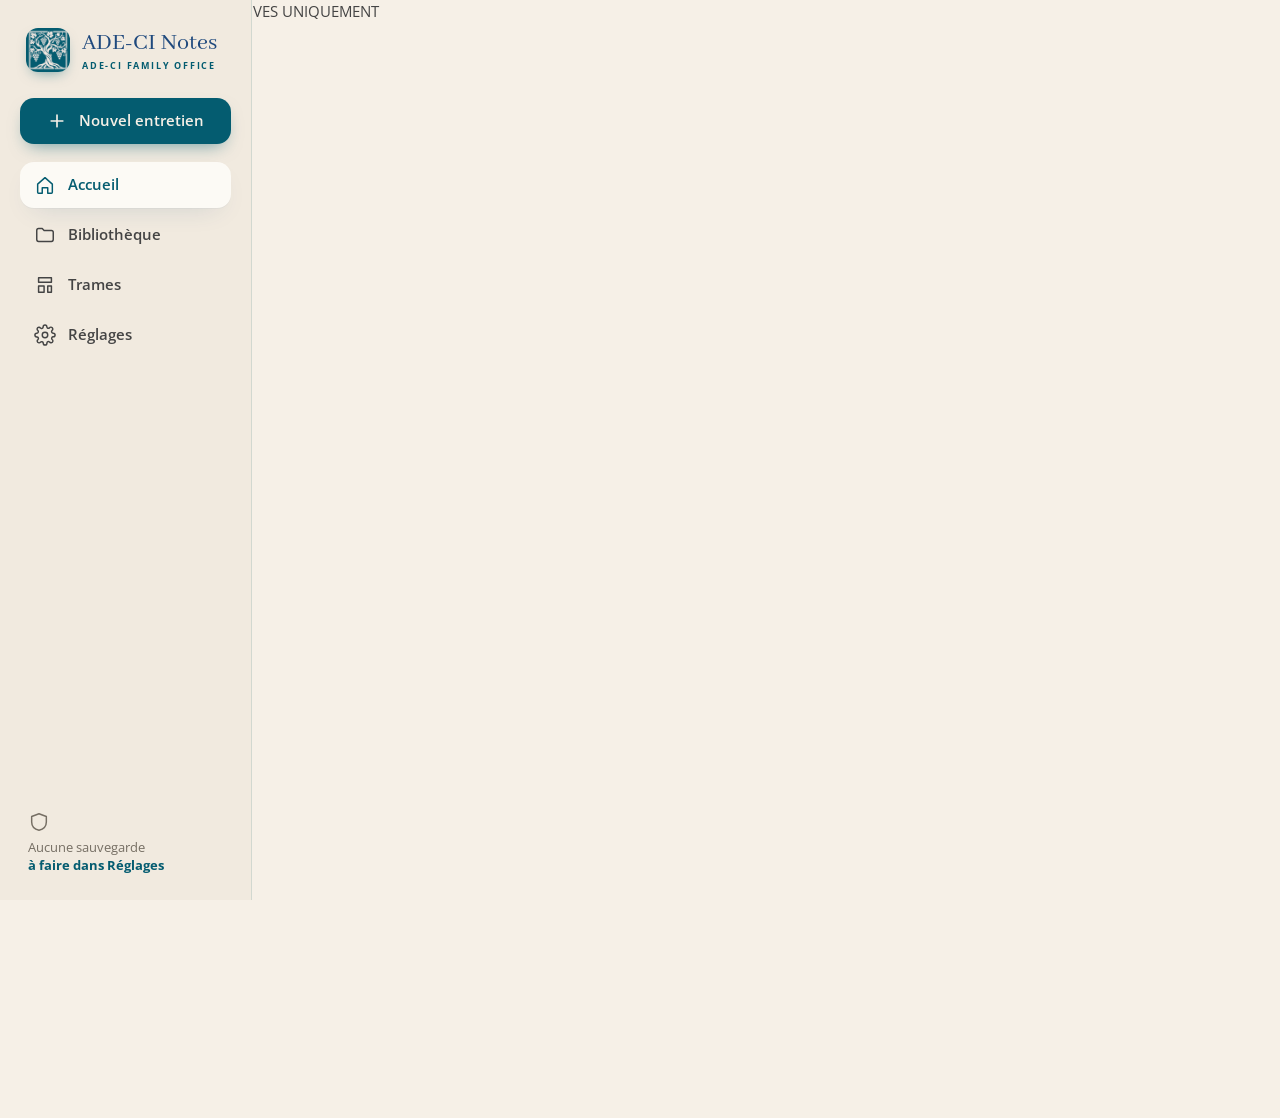
<file: index.html>
<!doctype html>
<html lang="fr">
<head>
  <meta charset="utf-8">
  <meta name="viewport" content="width=device-width, initial-scale=1, viewport-fit=cover">
  <title>ADE-CI Notes DÉMO</title>
  <meta http-equiv="Content-Security-Policy" content="default-src 'self'; script-src 'self'; style-src 'self'; img-src 'self' data: blob:; font-src 'self'; media-src 'self' blob:; connect-src 'self' http://127.0.0.1:* http://localhost:* http://[::1]:*; worker-src 'self'; object-src 'none'; base-uri 'self'; form-action 'none'">
  <meta name="referrer" content="no-referrer">
  <meta name="description" content="ADE-CI Notes – entretiens, transcriptions et comptes rendus pour Ade-ci Family Office">
  <meta name="theme-color" content="#F6F0E7" media="(prefers-color-scheme: light)">
  <meta name="theme-color" content="#071A33" media="(prefers-color-scheme: dark)">
  <meta name="color-scheme" content="light dark">
  <meta name="apple-mobile-web-app-capable" content="yes">
  <meta name="mobile-web-app-capable" content="yes">
  <meta name="apple-mobile-web-app-title" content="ADE-CI Notes">
  <meta name="application-name" content="ADE-CI Notes">
  <meta name="apple-mobile-web-app-status-bar-style" content="default">
  <meta name="format-detection" content="telephone=no">
  <link rel="manifest" href="manifest.webmanifest">
  <link rel="apple-touch-icon" href="icon-180.png?v=5">
  <link rel="apple-touch-icon" sizes="180x180" href="icon-180.png?v=5">
  <link rel="icon" type="image/png" sizes="32x32" href="icon-32.png?v=5">
  <link rel="icon" type="image/png" sizes="192x192" href="icon-192.png?v=5">
  <script src="js/theme.js"></script>
  <link rel="stylesheet" href="app.css">
</head>
<body><div style="position:fixed;top:0;left:0;right:0;z-index:99999;background:#a31515;color:#fff;font:600 12px/1.2 system-ui;text-align:center;padding:3px 6px;pointer-events:none">DÉMONSTRATION — DONNÉES FICTIVES UNIQUEMENT</div>
  <div id="app" aria-live="polite"></div>
  <div class="tabbar"><nav id="tabbar" aria-label="Navigation principale"></nav></div>
  <div id="print-root" aria-hidden="true"></div>
  <noscript><p style="padding:24px">ADE-CI Notes nécessite JavaScript.</p></noscript>
  <script type="module" src="js/main.js"></script>
</body>
</html>
</file>
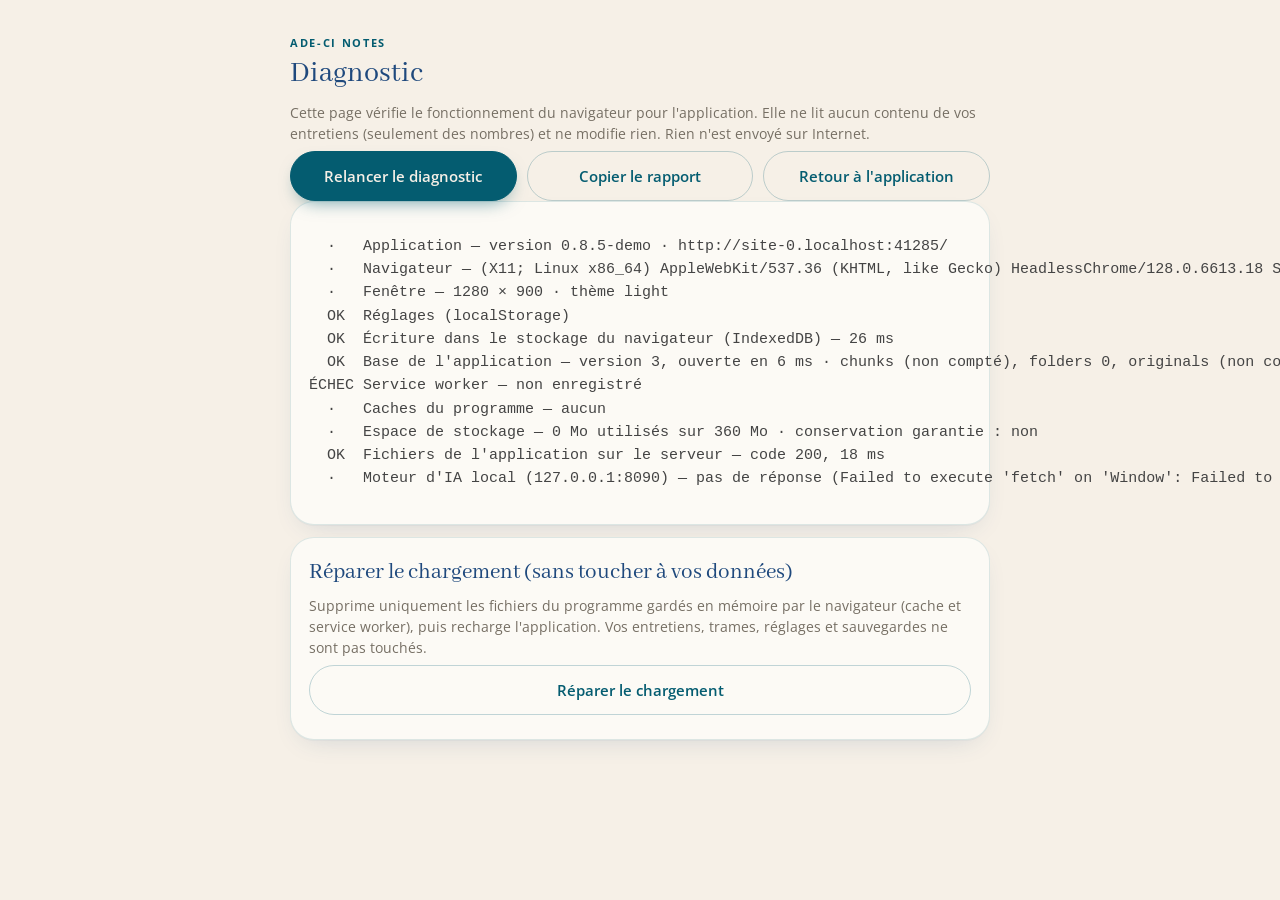
<file: diagnostic.html>
<!doctype html>
<html lang="fr">
<head>
  <meta charset="utf-8">
  <meta name="viewport" content="width=device-width, initial-scale=1, viewport-fit=cover">
  <meta http-equiv="Content-Security-Policy" content="default-src 'self'; script-src 'self'; style-src 'self'; img-src 'self' data: blob:; font-src 'self'; connect-src 'self' http://127.0.0.1:* http://localhost:* http://[::1]:*; worker-src 'self'; object-src 'none'; base-uri 'self'; form-action 'none'">
  <title>Diagnostic · ADE-CI Notes</title>
  <script src="js/theme.js"></script>
  <link rel="stylesheet" href="app.css">
</head>
<body>
  <main class="view" style="max-width:760px;margin:0 auto;padding:20px 16px 60px">
    <p class="eyebrow">ADE-CI NOTES</p>
    <h1 class="serif" style="font-size:30px;margin:4px 0 8px">Diagnostic</h1>
    <p class="hint">Cette page vérifie le fonctionnement du navigateur pour l'application. Elle ne lit aucun contenu de vos entretiens (seulement des nombres) et ne modifie rien. Rien n'est envoyé sur Internet.</p>
    <div class="btn-row" style="margin:14px 0">
      <button class="btn primary" id="run">Relancer le diagnostic</button>
      <button class="btn" id="copy">Copier le rapport</button>
      <a class="btn" href="./">Retour à l'application</a>
    </div>
    <div class="card"><pre id="out" style="white-space:pre-wrap;word-break:break-word;margin:0;font-size:14px;line-height:1.5">Diagnostic en cours…</pre></div>
    <div class="card" style="margin-top:14px">
      <h2 class="serif" style="font-size:20px;margin:0 0 6px">Réparer le chargement (sans toucher à vos données)</h2>
      <p class="hint">Supprime uniquement les fichiers du programme gardés en mémoire par le navigateur (cache et service worker), puis recharge l'application. Vos entretiens, trames, réglages et sauvegardes ne sont pas touchés.</p>
      <button class="btn" id="repair">Réparer le chargement</button>
      <p class="hint" id="repairMsg"></p>
    </div>
  </main>
  <script type="module" src="js/diag.js"></script>
</body>
</html>
</file>
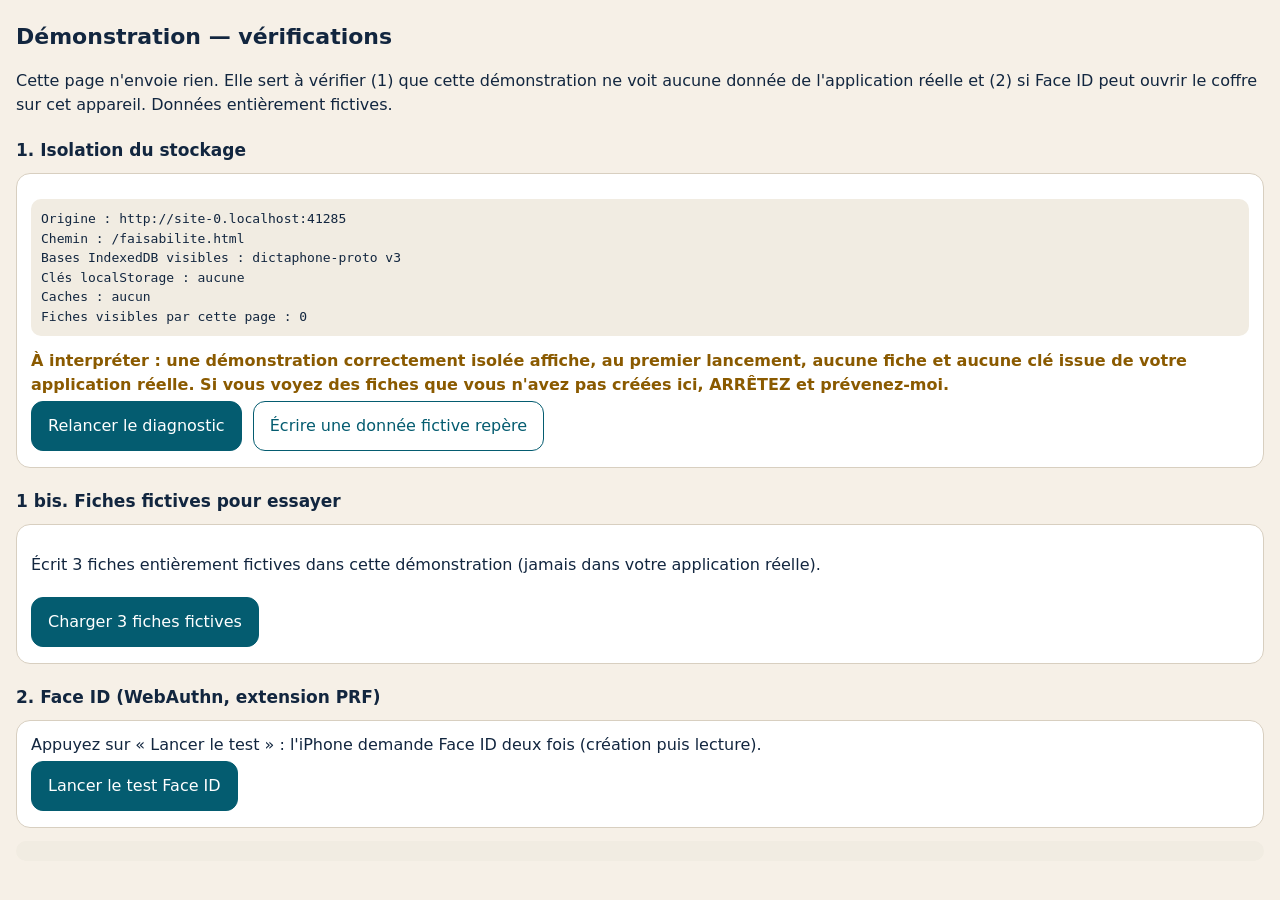
<file: faisabilite.html>
<!doctype html>
<html lang="fr"><head><meta charset="utf-8"><meta name="viewport" content="width=device-width,initial-scale=1">
<title>Démo — isolation et Face ID</title>
<style>
  body{font:16px/1.5 system-ui,sans-serif;margin:0;padding:16px;background:#F6F0E7;color:#12263F}
  h1{font-size:22px;margin:.2em 0}h2{font-size:17px;margin:1.2em 0 .3em}
  .card{background:#fff;border:1px solid #d8cfc0;border-radius:14px;padding:12px 14px;margin:10px 0}
  button{font:inherit;padding:12px 16px;border-radius:12px;border:1px solid #045C70;background:#045C70;color:#fff;margin:4px 6px 4px 0;min-height:46px}
  button.alt{background:#fff;color:#045C70}
  pre{white-space:pre-wrap;word-break:break-word;background:#f1ece2;padding:10px;border-radius:10px;font-size:13px}
  .ok{color:#0a6b2d;font-weight:700}.ko{color:#a31515;font-weight:700}.warn{color:#8a5a00;font-weight:700}
</style></head><body>
<h1>Démonstration — vérifications</h1>
<p>Cette page n'envoie rien. Elle sert à vérifier (1) que cette démonstration ne voit aucune donnée de l'application réelle et (2) si Face ID peut ouvrir le coffre sur cet appareil. Données entièrement fictives.</p>

<h2>1. Isolation du stockage</h2>
<div class="card"><div id="iso">…</div>
<button id="bIso">Relancer le diagnostic</button>
<button id="bSeed" class="alt">Écrire une donnée fictive repère</button></div>

<h2>1 bis. Fiches fictives pour essayer</h2>
<div class="card"><p>Écrit 3 fiches entièrement fictives dans cette démonstration (jamais dans votre application réelle).</p>
<button id="bDemoData">Charger 3 fiches fictives</button><div id="demoMsg"></div></div>

<h2>2. Face ID (WebAuthn, extension PRF)</h2>
<div class="card"><div id="bio">Appuyez sur « Lancer le test » : l'iPhone demande Face ID deux fois (création puis lecture).</div>
<button id="bBio">Lancer le test Face ID</button></div>
<pre id="log"></pre>
<script>
const $ = (id) => document.getElementById(id), log = (m) => { $('log').textContent += m + '\n'; };
const b2h = (u) => [...new Uint8Array(u)].map((x) => x.toString(16).padStart(2, '0')).join('');
async function iso() {
  const out = [];
  out.push('Origine : ' + location.origin);
  out.push('Chemin : ' + location.pathname);
  let dbs = []; try { dbs = (await indexedDB.databases()).map((d) => d.name + ' v' + d.version); } catch (e) { dbs = ['(indexedDB.databases indisponible)']; }
  out.push('Bases IndexedDB visibles : ' + (dbs.length ? dbs.join(', ') : 'aucune'));
  const ls = []; for (let i = 0; i < localStorage.length; i++) ls.push(localStorage.key(i));
  out.push('Clés localStorage : ' + (ls.length ? ls.join(', ') : 'aucune'));
  let ck = []; try { ck = await caches.keys(); } catch {}
  out.push('Caches : ' + (ck.length ? ck.join(', ') : 'aucun'));
  let n = -1; try {
    if (!dbs.some((d) => d.startsWith('dictaphone-proto'))) { n = 0; throw 0; }
    n = await new Promise((res) => { const r = indexedDB.open('dictaphone-proto'); r.onsuccess = () => { const d = r.result; if (!d.objectStoreNames.contains('sessions')) { d.close(); res(0); return; } const t = d.transaction('sessions').objectStore('sessions').count(); t.onsuccess = () => { d.close(); res(t.result); }; }; r.onerror = () => res(-1); });
  } catch (e) {}
  out.push('Fiches visibles par cette page : ' + n);
  const real = ls.filter((k) => /dia_vault/.test(k)).length;
  $('iso').innerHTML = '<pre>' + out.join('\n') + '</pre>' + ('<div class="warn">À interpréter : une démonstration correctement isolée affiche, au premier lancement, aucune fiche et aucune clé issue de votre application réelle. Si vous voyez des fiches que vous n\'avez pas créées ici, ARRÊTEZ et prévenez-moi.</div>');
}
$('bIso').onclick = iso;
$('bSeed').onclick = () => { localStorage.setItem('demo_repere', 'repere-' + Date.now()); iso(); };
iso();

$('bBio').onclick = async () => {
  $('log').textContent = '';
  const el = $('bio');
  try {
    if (!window.PublicKeyCredential) throw new Error('WebAuthn indisponible dans ce navigateur.');
    const plat = await PublicKeyCredential.isUserVerifyingPlatformAuthenticatorAvailable();
    log('Authentificateur de plateforme disponible : ' + plat);
    if (!plat) throw new Error('Pas d\'authentificateur de plateforme (Face ID / Touch ID).');
    const rnd = (n) => crypto.getRandomValues(new Uint8Array(n));
    log('Création de l\'identifiant (Face ID demandé)…');
    const cred = await navigator.credentials.create({ publicKey: { rp: { name: 'ADE-CI Notes démo' }, user: { id: rnd(16), name: 'demo', displayName: 'Démo' }, challenge: rnd(32),
      pubKeyCredParams: [{ type: 'public-key', alg: -7 }, { type: 'public-key', alg: -257 }],
      authenticatorSelection: { authenticatorAttachment: 'platform', userVerification: 'required', residentKey: 'preferred' }, timeout: 60000, extensions: { prf: {} } } });
    const ext = cred.getClientExtensionResults();
    log('Résultat de création : ' + JSON.stringify({ prf: ext.prf ? { enabled: ext.prf.enabled, aDesResultats: !!ext.prf.results } : null }));
    const salt = rnd(32);
    const get = async () => {
      const c = await navigator.credentials.get({ publicKey: { challenge: rnd(32), allowCredentials: [{ id: cred.rawId, type: 'public-key' }], userVerification: 'required', timeout: 60000, extensions: { prf: { eval: { first: salt } } } } });
      const r = c.getClientExtensionResults().prf; return r && r.results && r.results.first ? b2h(r.results.first) : null;
    };
    log('Première lecture du secret (Face ID demandé)…');
    const s1 = await get(); log('Secret 1 : ' + (s1 ? s1.slice(0, 8) + '… (' + s1.length / 2 + ' octets)' : 'AUCUN'));
    log('Seconde lecture (Face ID demandé)…');
    const s2 = await get(); log('Secret 2 : ' + (s2 ? s2.slice(0, 8) + '…' : 'AUCUN'));
    if (s1 && s2 && s1 === s2) el.innerHTML = '<span class="ok">Concluant sur cet appareil : le secret est disponible et stable.</span> Face ID peut servir à ouvrir le coffre. Notez aussi : appli installée sur l\'écran d\'accueil ou onglet Safari ? Refaites le test dans les deux cas.';
    else if (!s1) el.innerHTML = '<span class="ko">Non concluant : l\'appareil ne fournit pas le secret (PRF absent).</span> Face ID ne peut pas ouvrir le coffre ; le mot de passe restera la seule méthode.';
    else el.innerHTML = '<span class="ko">Non fiable : le secret change d\'une lecture à l\'autre.</span> Ne pas utiliser.';
    log('Mode d\'affichage : ' + (matchMedia('(display-mode: standalone)').matches ? 'application installée (standalone)' : 'onglet Safari'));
  } catch (e) { el.innerHTML = '<span class="ko">Échec : ' + String(e.message || e).replace(/</g, '&lt;') + '</span>'; log('Erreur : ' + (e.name || '') + ' ' + (e.message || e)); }
};
</script><script type="module">
import * as DB from './db.js';
const base = { category: 'clients', folderId: null, titleAuto: false, source: 'texte', segments: [], bookmarks: [], durationSec: 0, hadAudio: false, nChunks: 0, doneChunks: 0, hasOriginal: false, reportSections: null };
const T = [
  ['Bilan patrimonial Valmont (fictif)', 'Marie Valmont', 'Bilan patrimonial',
   "Bonjour, je suis Marie Valmont, je travaille chez Airbus à Toulouse depuis douze ans. Mon mari Jean-Pierre est architecte, il est né le 14 mars 1971 à Lyon. Nous avons deux enfants, Chloé et Louis. On a une assurance vie chez Generali, environ soixante mille euros, et un PEA avec des actions Airbus, à peu près quarante mille euros. Mon numéro est le 06 12 34 56 78 et mon mail marie.valmont@exemple-test.fr. Pour l'IBAN, c'est FR76 3000 6000 0112 3456 7890 189. Notre conseiller, monsieur Fabre, travaille à la Société Générale.",
   { persons: [{ name: 'Marie Valmont', role: 'client', gender: 'F' }, { name: 'Jean-Pierre Valmont', role: 'conjoint', gender: 'M' }], employers: ['Airbus'] }],
  ['Succession Pelletier (fictif)', 'Aurélie Pelletier', 'Succession',
   "Aurélie, pour la succession de votre oncle, le docteur Fontaine, le notaire c'est maître Roux. Roux m'a dit que Fontaine avait laissé un contrat chez Allianz, de cent vingt mille euros. Mon cousin Lucas est au courant. C'est Pelletier qui hérite, pas Lucas. Elle habite au 12 rue des Acacias à Lyon et elle est née le trois mai mille neuf cent soixante-seize à Roubaix. Son numéro, c'est zéro sept, quatre-vingt-un, vingt-deux, trente-trois, quarante-quatre.",
   { persons: [{ name: 'Aurélie Pelletier', role: 'client', gender: 'F' }] }],
  ['Point investissements Giraud (fictif)', 'Laurent Giraud', 'Point investissements',
   "alors oui c'est monsieur giraud euh laurent hein, il travaille chez renault, sa femme stéphanie est infirmière, et leur fils enzo fait des études. ils ont une assurance vie chez axa et des actions renault. Sa société, Giraud Conseil, SIREN 732 829 320, s'occupe de la gestion. Le total des frais est de deux pour cent.",
   { persons: [{ name: 'Laurent Giraud', role: 'client', gender: 'M' }], employers: ['Renault'] }]
];
$('bDemoData').onclick = async () => {
  try {
    for (let i = 0; i < T.length; i++) {
      const [title, who, subject, transcript, sheet] = T[i];
      const now = Date.now() - i * 3600000;
      await DB.putSession({ ...base, id: 'demo-' + (i + 1), title, name: title, who, subject, date: now, createdAt: now, updatedAt: now, transcript,
        protect: { v: 1, level: 'renforce', sheet: { persons: [], employers: [], companies: [], cities: [], addresses: [], others: [], ...sheet }, overrides: { byText: {}, byPos: {}, labels: {} }, alwaysMask: [], neverMask: [] } });
    }
    $('demoMsg').innerHTML = '<span class="ok">3 fiches fictives écrites.</span> Ouvrez l\'application (Bibliothèque), puis une fiche › onglet Protéger.';
    iso();
  } catch (e) { $('demoMsg').innerHTML = '<span class="ko">Échec : ' + String(e.message || e).replace(/</g, '&lt;') + '</span>'; }
};
</script>
</body></html>
</file>
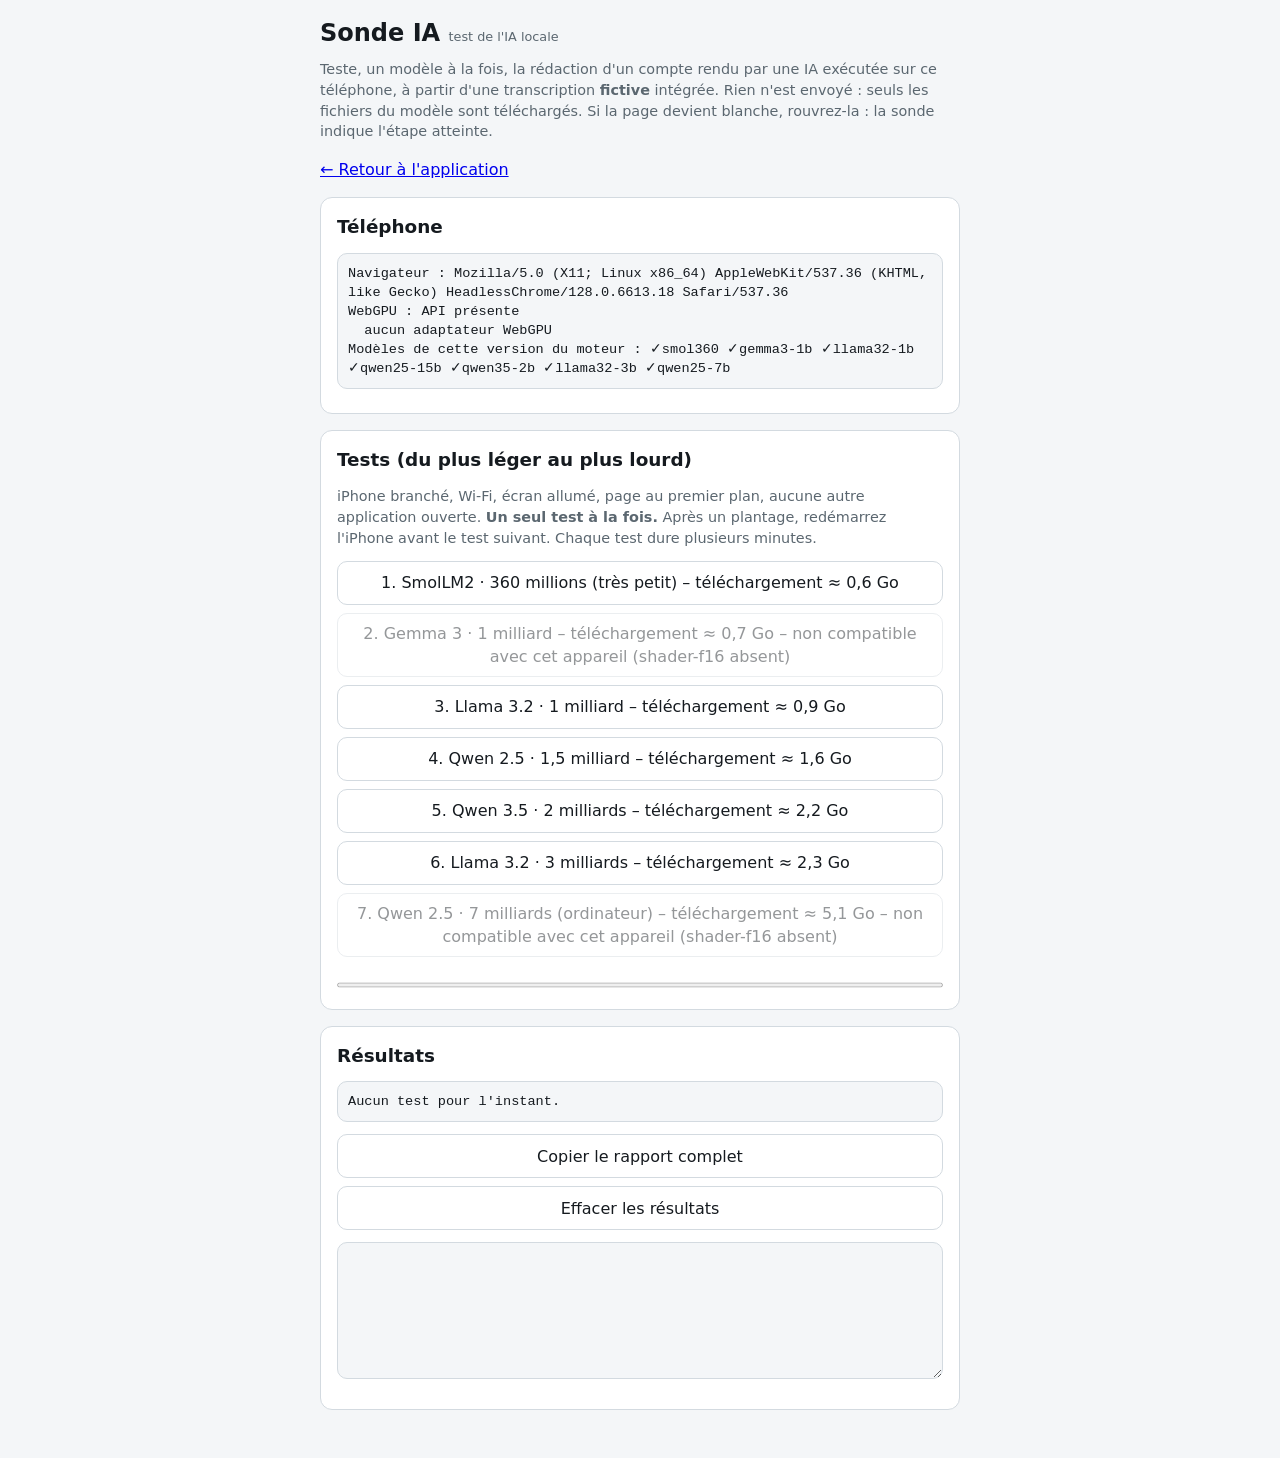
<file: ia-sonde.html>
<!doctype html>
<html lang="fr">
<head>
  <meta charset="utf-8">
  <meta http-equiv="Content-Security-Policy" content="default-src 'self'; script-src 'self' 'wasm-unsafe-eval'; style-src 'self'; img-src 'self' data: blob:; font-src 'self'; connect-src 'self' https://huggingface.co https://*.huggingface.co https://*.hf.co https://raw.githubusercontent.com; worker-src 'self' blob:; object-src 'none'; base-uri 'self'; form-action 'none'">
  <meta name="viewport" content="width=device-width, initial-scale=1, viewport-fit=cover">
  <title>Sonde IA</title>
  <link rel="stylesheet" href="style.css">
</head>
<body>
<header>
  <h1>Sonde IA <small>test de l'IA locale</small></h1>
  <p class="hint">Teste, un modèle à la fois, la rédaction d'un compte rendu par une IA exécutée sur ce téléphone, à partir d'une transcription <b>fictive</b> intégrée. Rien n'est envoyé : seuls les fichiers du modèle sont téléchargés. Si la page devient blanche, rouvrez-la : la sonde indique l'étape atteinte.</p>
  <p><a href="./">← Retour à l'application</a></p>
</header>
<main>
  <section id="crash" hidden></section>
  <section><h2>Téléphone</h2><pre id="env"></pre></section>
  <section>
    <h2>Tests (du plus léger au plus lourd)</h2>
    <p class="hint">iPhone branché, Wi-Fi, écran allumé, page au premier plan, aucune autre application ouverte. <b>Un seul test à la fois.</b> Après un plantage, redémarrez l'iPhone avant le test suivant. Chaque test dure plusieurs minutes.</p>
    <div id="presets"></div>
    <p id="status" class="status"></p>
    <progress id="bar" max="1" value="0"></progress>
  </section>
  <section>
    <h2>Résultats</h2>
    <pre id="results">Aucun test pour l'instant.</pre>
    <button id="copy">Copier le rapport complet</button>
    <button id="reset">Effacer les résultats</button>
    <textarea id="report" rows="6" readonly></textarea>
  </section>
</main>
<script type="module" src="ia-sonde.js"></script>
</body>
</html>
</file>
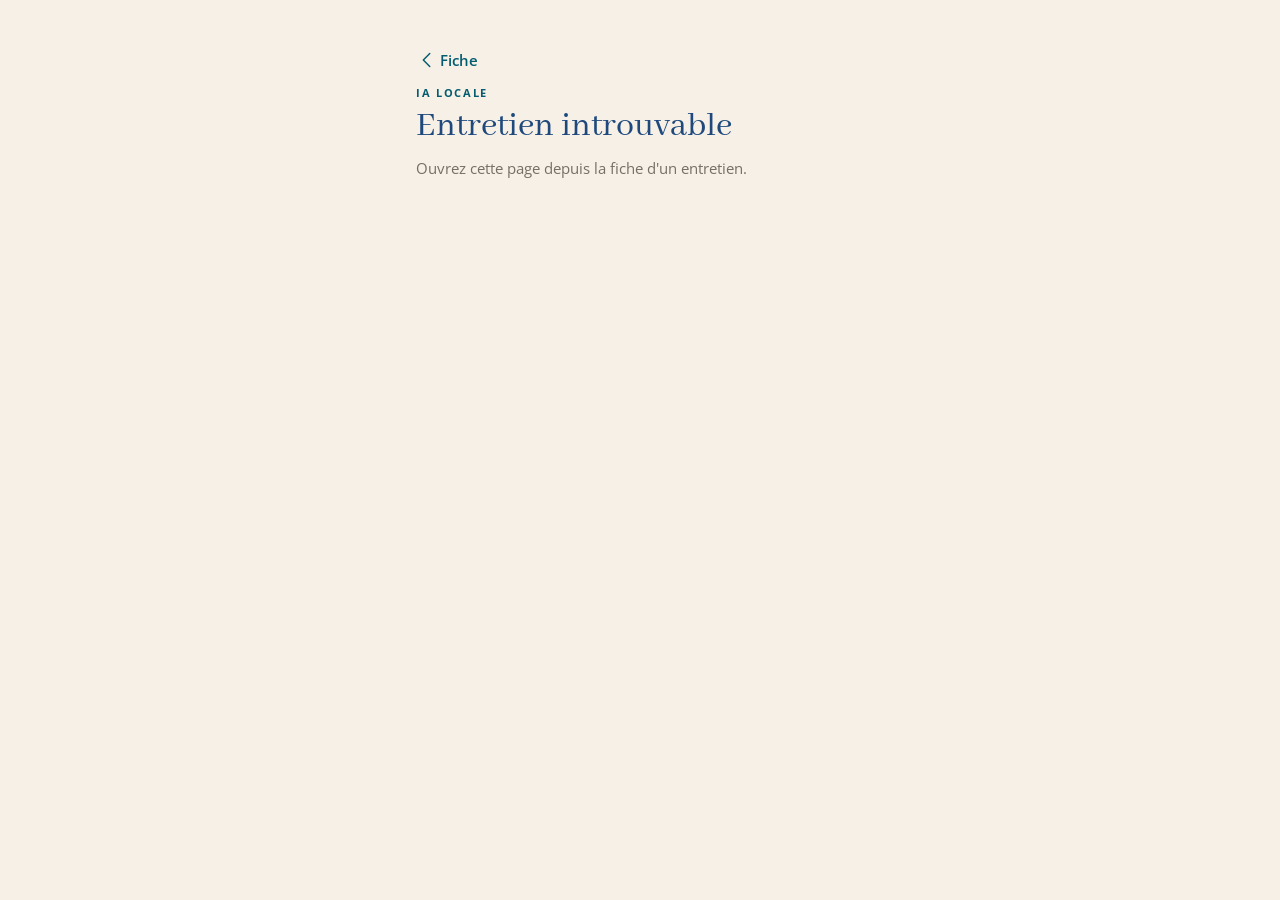
<file: ia.html>
<!doctype html>
<html lang="fr">
<head>
  <meta charset="utf-8">
  <meta http-equiv="Content-Security-Policy" content="default-src 'self'; script-src 'self' 'wasm-unsafe-eval'; style-src 'self'; img-src 'self' data: blob:; font-src 'self'; connect-src 'self' http://127.0.0.1:* http://localhost:* http://[::1]:* https://huggingface.co https://*.huggingface.co https://*.hf.co https://raw.githubusercontent.com; worker-src 'self' blob:; object-src 'none'; base-uri 'self'; form-action 'none'">
  <meta name="viewport" content="width=device-width, initial-scale=1, viewport-fit=cover">
  <title>Rédaction par l'IA locale – ADE-CI Notes</title>
  <meta name="referrer" content="no-referrer">
  <meta name="theme-color" content="#F6F0E7">
  <link rel="apple-touch-icon" href="icon-180.png?v=4">
  <script src="js/theme.js"></script>
  <link rel="stylesheet" href="app.css">
</head>
<body>
  <div id="app" aria-live="polite"></div>
  <script type="module" src="js/ia-page.js"></script>
</body>
</html>
</file>
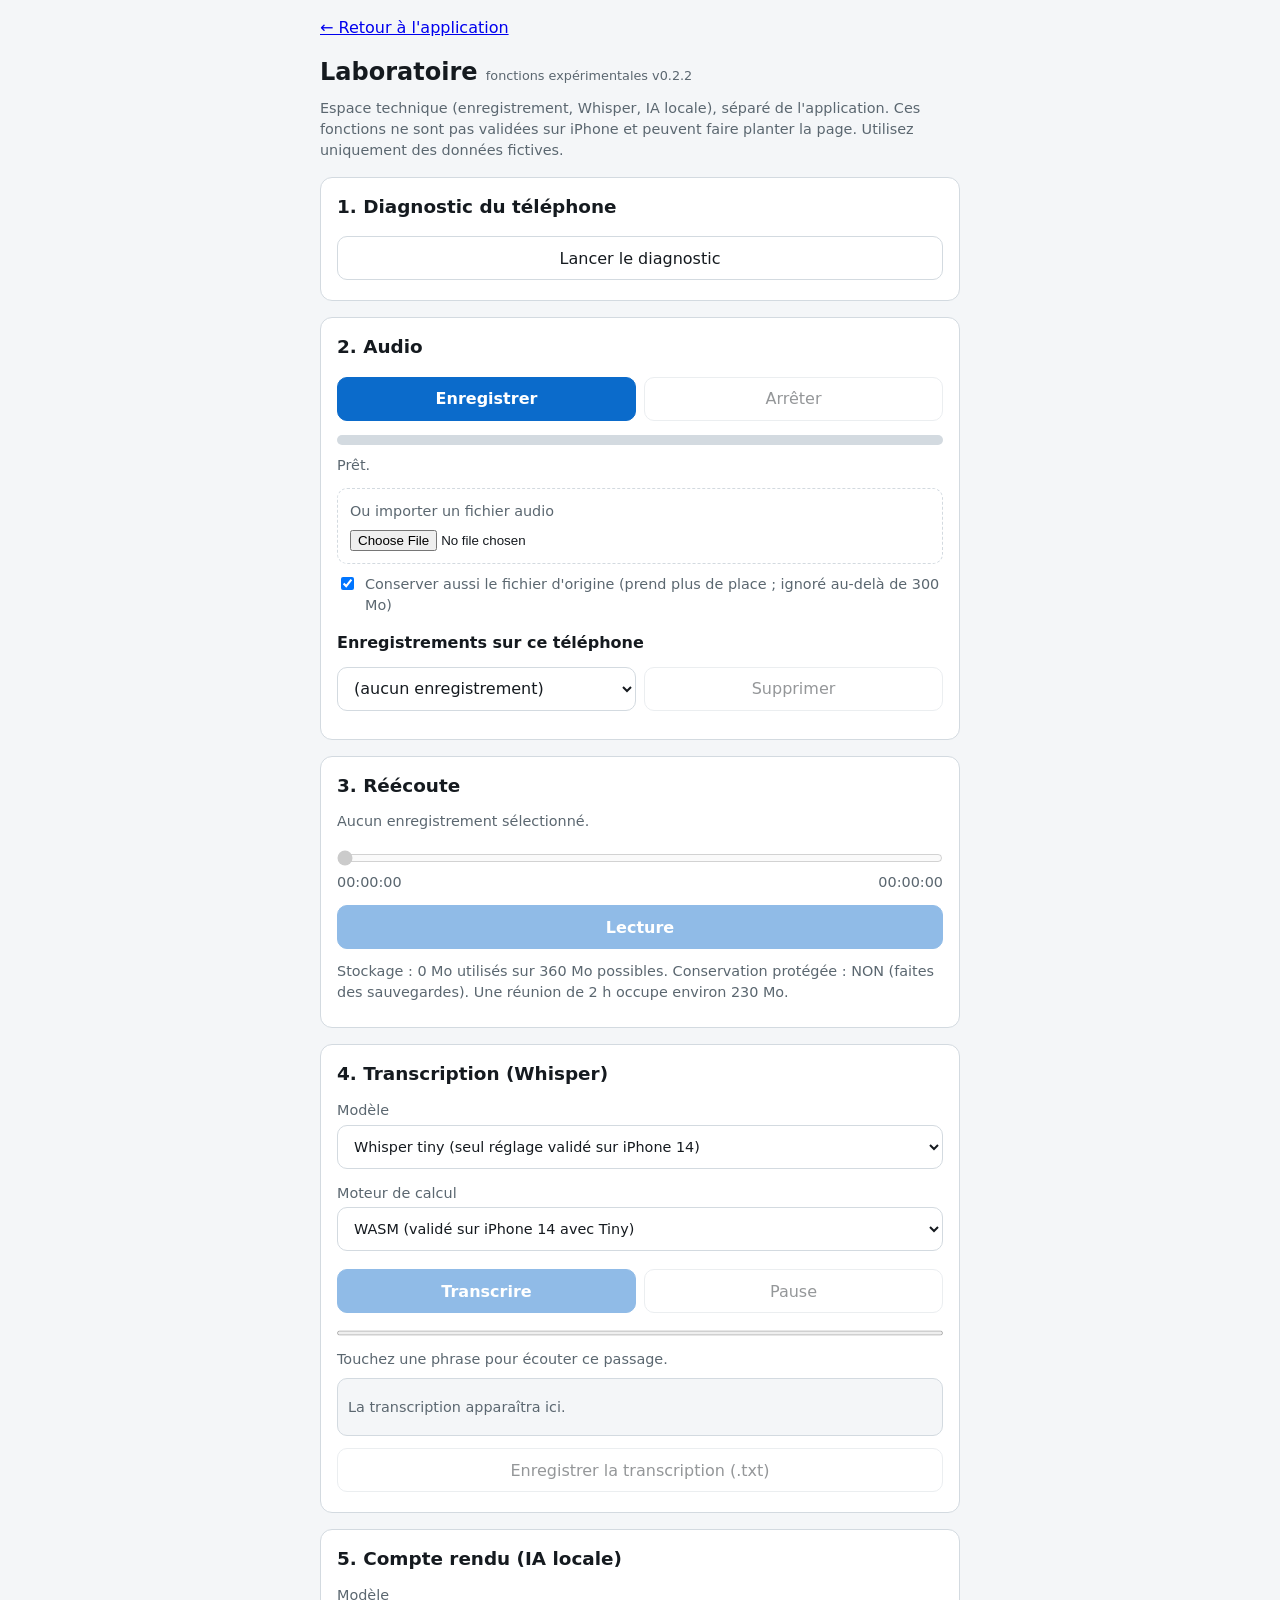
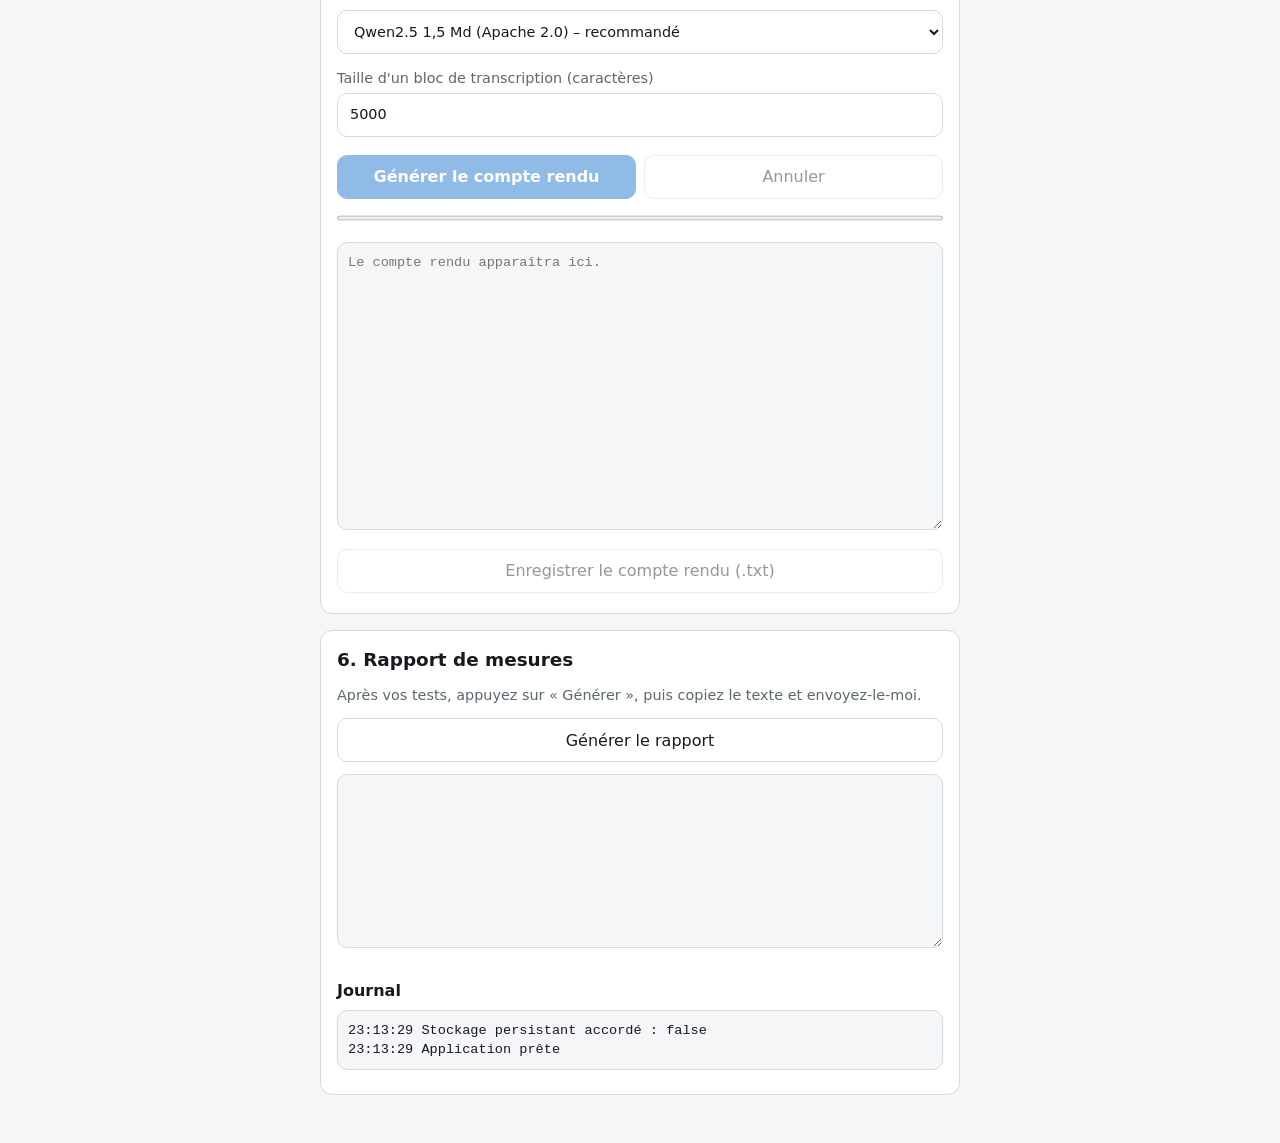
<file: labo.html>
<!doctype html>
<html lang="fr">
<head>
  <meta charset="utf-8">
  <meta name="viewport" content="width=device-width, initial-scale=1, viewport-fit=cover">
  <title>Laboratoire – ADE-CI Notes</title>
  <meta name="theme-color" content="#101418">
  <meta name="apple-mobile-web-app-capable" content="yes">
  <meta name="mobile-web-app-capable" content="yes">
  <meta name="apple-mobile-web-app-title" content="ADE-CI Notes">
  <link rel="manifest" href="manifest.webmanifest">
  <link rel="apple-touch-icon" href="icon-180.png">
  <link rel="icon" href="icon-192.png">
  <link rel="stylesheet" href="style.css">
</head>
<body>
<header>
  <p><a href="./">← Retour à l'application</a></p>
  <h1>Laboratoire <small>fonctions expérimentales <span id="version"></span></small></h1>
  <p class="hint">Espace technique (enregistrement, Whisper, IA locale), séparé de l'application. Ces fonctions ne sont pas validées sur iPhone et peuvent faire planter la page. Utilisez uniquement des données fictives.</p>
</header>

<main>
  <section id="crash" hidden></section>

  <details id="prev-wrap" hidden>
    <summary>Journal de la session précédente (utile après un plantage)</summary>
    <pre id="prev-log"></pre>
  </details>

  <section>
    <h2>1. Diagnostic du téléphone</h2>
    <button id="btn-diag">Lancer le diagnostic</button>
    <pre id="diag"></pre>
  </section>

  <section>
    <h2>2. Audio</h2>
    <div class="row">
      <button id="btn-rec" class="primary">Enregistrer</button>
      <button id="btn-stop" disabled>Arrêter</button>
    </div>
    <div class="meter"><div id="level"></div></div>
    <p id="rec-status" class="status">Prêt.</p>
    <label class="file">Ou importer un fichier audio
      <input id="file" type="file" accept="audio/*,.wav,.m4a,.mp3,.aac,.ogg,.flac">
    </label>
    <label class="check"><input id="keep-orig" type="checkbox" checked> Conserver aussi le fichier d'origine (prend plus de place ; ignoré au-delà de 300 Mo)</label>
    <progress id="imp-bar" max="1" value="0" hidden></progress>
    <h3>Enregistrements sur ce téléphone</h3>
    <div class="row">
      <select id="sessions"></select>
      <button id="btn-del">Supprimer</button>
    </div>
    <p id="sess-info" class="status"></p>
  </section>

  <section>
    <h2>3. Réécoute</h2>
    <p id="pl-title" class="status">Aucun enregistrement sélectionné.</p>
    <audio id="audio" preload="metadata" playsinline></audio>
    <input id="seek" type="range" min="0" max="0" step="1" value="0" aria-label="Position dans l'enregistrement" disabled>
    <div class="timebar"><span id="t-cur">00:00:00</span><span id="t-dur">00:00:00</span></div>
    <div class="row">
      <button id="b-back" disabled hidden>−10 s</button>
      <button id="b-play" class="primary" disabled>Lecture</button>
      <button id="b-fwd" disabled hidden>+10 s</button>
    </div>
    <label hidden>Vitesse de lecture
      <select id="speed">
        <option value="0.75">0,75×</option><option value="1" selected>1×</option><option value="1.25">1,25×</option>
        <option value="1.5">1,5×</option><option value="1.75">1,75×</option><option value="2">2×</option>
      </select>
    </label>
    <button id="b-mark" disabled hidden>Ajouter un marque-page ici</button>
    <ul id="marks" hidden></ul>
    <h3 hidden>Exporter et sauvegarder</h3>
    <button id="b-exp-wav" disabled hidden>Exporter l'audio (WAV 16 kHz)</button>
    <button id="b-exp-orig" hidden>Exporter le fichier d'origine importé</button>
    <button id="b-backup" disabled hidden>Sauvegarder la réunion (audio + texte)</button>
    <label class="file" hidden>Restaurer texte, compte rendu et marque-pages (fichier .json) dans l'enregistrement sélectionné
      <input id="restore" type="file" accept=".json,application/json">
    </label>
    <p id="store-info" class="status"></p>
  </section>

  <section>
    <h2>4. Transcription (Whisper)</h2>
    <label>Modèle
      <select id="stt-model">
        <option value="onnx-community/whisper-tiny" selected>Whisper tiny (seul réglage validé sur iPhone 14)</option>
        <option value="onnx-community/whisper-base">Whisper base (plante sur iPhone 14)</option>
        <option value="onnx-community/whisper-small">Whisper small (trop lourd pour iPhone 14, non testé)</option>
      </select>
    </label>
    <label>Moteur de calcul
      <select id="stt-device">
        <option value="wasm" selected>WASM (validé sur iPhone 14 avec Tiny)</option>
        <option value="webgpu">WebGPU (non validé sur iPhone 14)</option>
      </select>
    </label>
    <div class="row">
      <button id="btn-stt" class="primary" disabled>Transcrire</button>
      <button id="btn-stt-stop" disabled>Pause</button>
    </div>
    <progress id="stt-bar" max="1" value="0"></progress>
    <p id="stt-status" class="status"></p>
    <p class="hint">Touchez une phrase pour écouter ce passage.</p>
    <div id="transcript" class="tlist"><span class="hint">La transcription apparaîtra ici.</span></div>
    <button id="btn-dl-tr" disabled>Enregistrer la transcription (.txt)</button>
  </section>

  <section>
    <h2>5. Compte rendu (IA locale)</h2>
    <label>Modèle
      <select id="llm-model">
        <option value="Qwen2.5-1.5B-Instruct-q4f16_1-MLC" selected>Qwen2.5 1,5 Md (Apache 2.0) – recommandé</option>
        <option value="Qwen2.5-1.5B-Instruct-q4f32_1-MLC">Qwen2.5 1,5 Md – variante compatible (plus lourde)</option>
        <option value="Llama-3.2-1B-Instruct-q4f16_1-MLC">Llama 3.2 1 Md (licence Llama)</option>
        <option value="Llama-3.2-3B-Instruct-q4f16_1-MLC">Llama 3.2 3 Md (licence Llama, risque mémoire)</option>
        <option value="Qwen2.5-3B-Instruct-q4f16_1-MLC">Qwen2.5 3 Md (licence recherche : test seulement)</option>
      </select>
    </label>
    <label>Taille d'un bloc de transcription (caractères)
      <input id="blocksize" type="number" value="5000" min="1500" max="8000" step="500">
    </label>
    <div class="row">
      <button id="btn-llm" class="primary" disabled>Générer le compte rendu</button>
      <button id="btn-llm-stop" disabled>Annuler</button>
    </div>
    <progress id="llm-bar" max="1" value="0"></progress>
    <p id="llm-status" class="status"></p>
    <textarea id="summary" rows="14" readonly placeholder="Le compte rendu apparaîtra ici."></textarea>
    <button id="btn-dl-sum" disabled>Enregistrer le compte rendu (.txt)</button>
  </section>

  <section>
    <h2>6. Rapport de mesures</h2>
    <p class="hint">Après vos tests, appuyez sur « Générer », puis copiez le texte et envoyez-le-moi.</p>
    <button id="btn-report">Générer le rapport</button>
    <textarea id="report" rows="8" readonly></textarea>
    <h3>Journal</h3>
    <pre id="log"></pre>
  </section>
</main>

<script type="module" src="labo.js"></script>
</body>
</html>
</file>
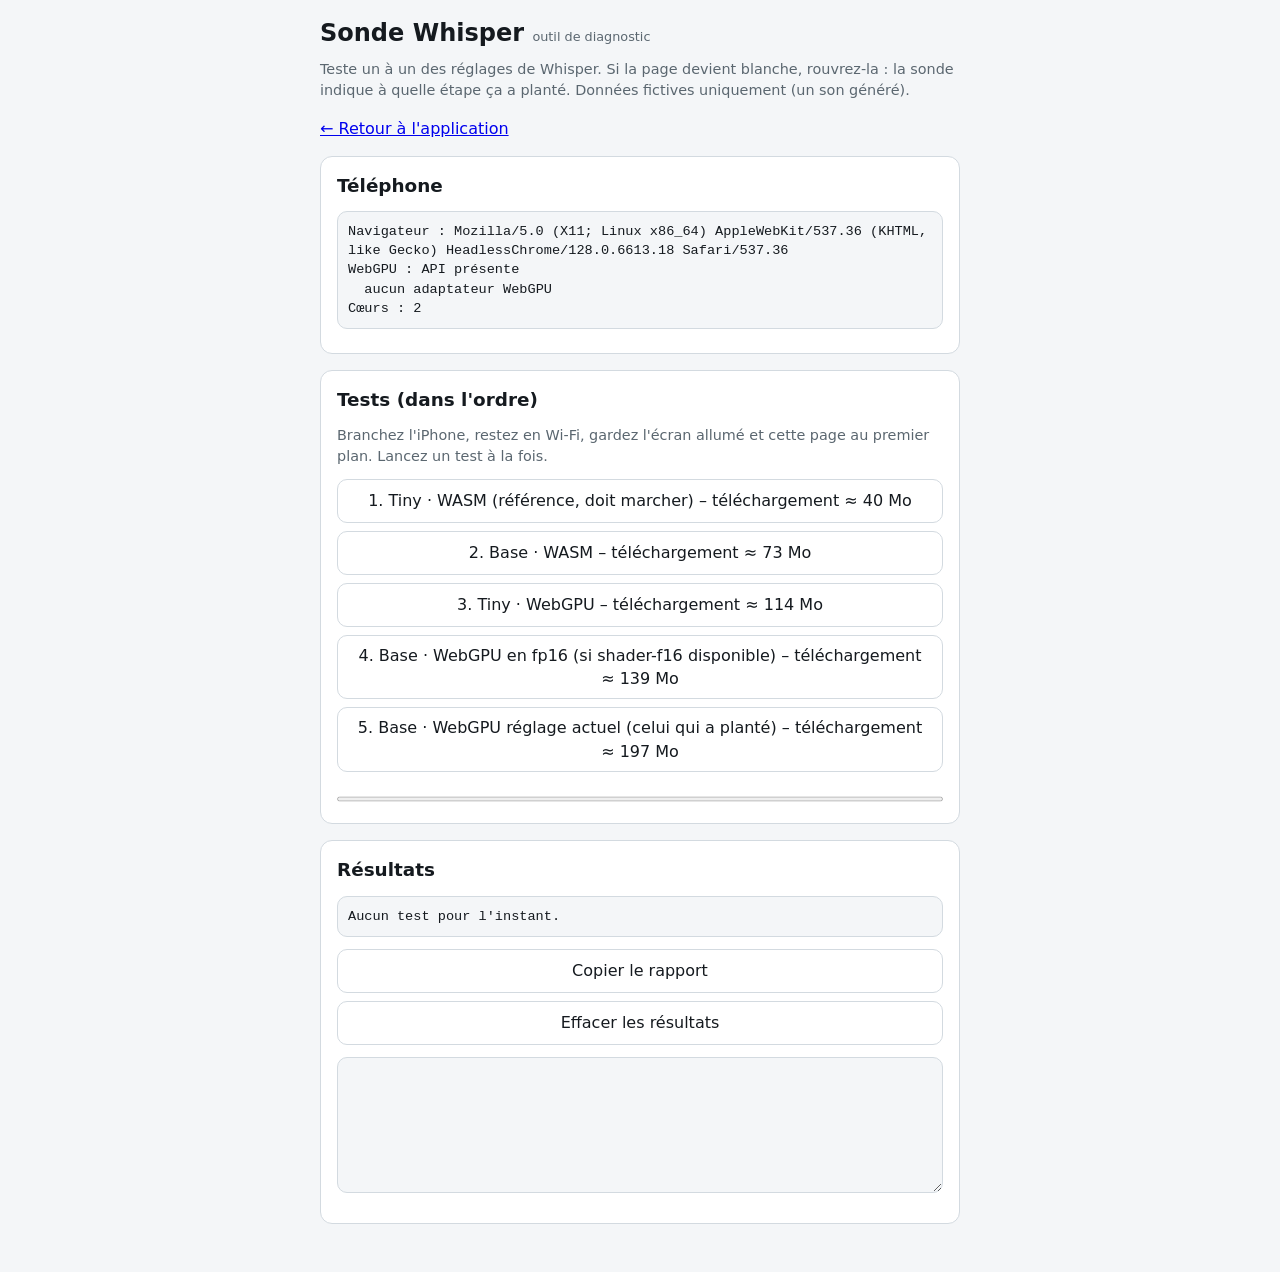
<file: sonde.html>
<!doctype html>
<html lang="fr">
<head>
  <meta charset="utf-8">
  <meta name="viewport" content="width=device-width, initial-scale=1, viewport-fit=cover">
  <title>Sonde Whisper</title>
  <link rel="stylesheet" href="style.css">
</head>
<body>
<header>
  <h1>Sonde Whisper <small>outil de diagnostic</small></h1>
  <p class="hint">Teste un à un des réglages de Whisper. Si la page devient blanche, rouvrez-la : la sonde indique à quelle étape ça a planté. Données fictives uniquement (un son généré).</p>
  <p><a href="./">← Retour à l'application</a></p>
</header>
<main>
  <section id="crash" hidden></section>
  <section>
    <h2>Téléphone</h2>
    <pre id="env"></pre>
  </section>
  <section>
    <h2>Tests (dans l'ordre)</h2>
    <p class="hint">Branchez l'iPhone, restez en Wi-Fi, gardez l'écran allumé et cette page au premier plan. Lancez un test à la fois.</p>
    <div id="presets"></div>
    <p id="status" class="status"></p>
    <progress id="bar" max="1" value="0"></progress>
  </section>
  <section>
    <h2>Résultats</h2>
    <pre id="results">Aucun test pour l'instant.</pre>
    <button id="copy">Copier le rapport</button>
    <button id="reset">Effacer les résultats</button>
    <textarea id="report" rows="6" readonly></textarea>
  </section>
</main>
<script type="module" src="sonde.js"></script>
</body>
</html>
</file>
<file: app.css>
/* ADE-CI Notes – charte graphique Ade-ci Family Office.
   Couleurs : coquille d'œuf #F6F0E7, bleu canard #045C70, bleu marine #1F497D, gris foncé #444444, vert #C1FF72 (petits détails uniquement).
   Polices (licence SIL OFL, hébergées dans l'application) : Abhaya Libre Regular (titres), Open Sans (texte). */
@font-face { font-family: "Open Sans"; font-weight: 300 800; font-style: normal; font-display: swap; src: url(fonts/open-sans-latin-wght-normal.woff2) format("woff2"); }
@font-face { font-family: "Abhaya Libre"; font-weight: 400; font-style: normal; font-display: swap; src: url(fonts/abhaya-libre-latin-400-normal.woff2) format("woff2"); }
@font-face { font-family: "Abhaya Libre"; font-weight: 600; font-style: normal; font-display: swap; src: url(fonts/abhaya-libre-latin-600-normal.woff2) format("woff2"); }

:root {
  --bg: #F6F0E7; --surface: #FCFAF5; --surface2: #F2EBDF; --side: #F1EADF;
  --ink: #1F2A30; --text: #444444; --doc: #333333; --muted: #766F64; --line: rgba(4, 92, 112, .13); --line-strong: rgba(4, 92, 112, .24);
  --teal: #045C70; --teal-d: #033F4E; --teal-soft: #E3EEF0; --on-teal: #F6F0E7; --navy: #082952; --blue: #1F497D; --marine: #1F497D; --flash: #C1FF72;
  --danger: #A33B3B; --danger-soft: #F5E4E2; --ok: #2E7D5B;
  --shadow: 0 1px 0 rgba(31, 73, 125, .04), 0 10px 28px -14px rgba(31, 73, 125, .22);
  --serif: "Abhaya Libre", Georgia, serif; --sans: "Open Sans", -apple-system, system-ui, "Segoe UI", sans-serif;
  --tab-h: 66px; --r-lg: 24px; --r-md: 18px; --r-sm: 13px; --side-w: 252px;
}
:root { color-scheme: light; }
:root[data-theme="dark"] { color-scheme: dark; }
:root[data-theme="auto"] { color-scheme: light dark; }
:root[data-theme="dark"] {
  --bg: #071A33; --surface: #0D2747; --surface2: #0A213E; --side: #08203B; --ink: #F6F0E7; --text: #D8D2C6; --doc: #E6E0D4; --muted: #98A5B6; --line: rgba(246, 240, 231, .12); --line-strong: rgba(246, 240, 231, .24);
  --teal: #6CB8CA; --teal-d: #8CC8D6; --teal-soft: #12384F; --on-teal: #06223A; --marine: #9DB8DD; --blue: #9DB8DD; --danger: #E88A84; --danger-soft: #3A1F28; --ok: #6FCF9F;
  --shadow: 0 1px 0 rgba(0, 0, 0, .3), 0 10px 28px -14px rgba(0, 0, 0, .5);
}
@media (prefers-color-scheme: dark) {
  :root[data-theme="auto"] {
    --bg: #071A33; --surface: #0D2747; --surface2: #0A213E; --side: #08203B; --ink: #F6F0E7; --text: #D8D2C6; --doc: #E6E0D4; --muted: #98A5B6; --line: rgba(246, 240, 231, .12); --line-strong: rgba(246, 240, 231, .24);
    --teal: #6CB8CA; --teal-d: #8CC8D6; --teal-soft: #12384F; --on-teal: #06223A; --marine: #9DB8DD; --blue: #9DB8DD; --danger: #E88A84; --danger-soft: #3A1F28; --ok: #6FCF9F;
    --shadow: 0 1px 0 rgba(0, 0, 0, .3), 0 10px 28px -14px rgba(0, 0, 0, .5);
  }
}* { box-sizing: border-box; -webkit-tap-highlight-color: transparent; }
[hidden] { display: none !important; }
html { -webkit-text-size-adjust: 100%; }
body { margin: 0; background: var(--bg); color: var(--text); font: 400 15.5px/1.55 var(--sans); -webkit-font-smoothing: antialiased; }
body.noscroll { overflow: hidden; }
.serif { font-family: var(--serif); font-weight: 400; letter-spacing: 0; }
h1, h2, h3, h4 { color: var(--marine); margin: 0; font-weight: 400; }
button, input, select, textarea { font: inherit; color: inherit; }
svg { width: 22px; height: 22px; fill: none; stroke: currentColor; stroke-width: 1.6; stroke-linecap: round; stroke-linejoin: round; flex: none; }
a { color: var(--teal); }
input[type=checkbox], input[type=radio], input[type=range] { accent-color: var(--teal); }

#app { max-width: 720px; margin: 0 auto; min-height: 100dvh; padding-bottom: calc(var(--tab-h) + 34px + env(safe-area-inset-bottom)); }
.view { padding: calc(env(safe-area-inset-top) + 12px) 20px 8px; animation: viewIn .24s ease both; }
@keyframes viewIn { from { opacity: 0; transform: translateY(6px); } to { opacity: 1; transform: none; } }

/* ----- Barre de navigation du bas (iPhone) ----- */
.tabbar { position: fixed; left: 0; right: 0; bottom: 0; z-index: 20; background: color-mix(in srgb, var(--surface) 88%, transparent); backdrop-filter: blur(18px); -webkit-backdrop-filter: blur(18px);
  border-top: 1px solid var(--line); padding: 8px 8px calc(6px + env(safe-area-inset-bottom));
  transform: translate3d(0, 0, 0); -webkit-transform: translate3d(0, 0, 0); will-change: transform; transition: opacity .15s ease, transform .15s ease; }
html.kbd .tabbar { opacity: 0; pointer-events: none; transform: translate3d(0, 100%, 0); -webkit-transform: translate3d(0, 100%, 0); }
html.kbd .stickybar { bottom: 0; }
html.kbd #app { padding-bottom: 28px; }
html.kbd #toast { bottom: 22px; }
.tabbar nav { max-width: 720px; margin: 0 auto; display: grid; grid-template-columns: repeat(5, minmax(0, 1fr)); align-items: end; }
.tab { display: flex; flex-direction: column; align-items: center; gap: 3px; padding: 4px 0 2px; border: 0; background: none; color: #7D786E; font-size: 10.5px; font-weight: 600; text-decoration: none; min-height: 48px; }
.tab.on { color: var(--teal); }
.tab .l-d { display: none; }
.tab-plus { color: #7D786E; }
.tab-plus .bubble { width: 54px; height: 54px; margin-top: -28px; border-radius: 50%; background: var(--teal); color: var(--on-teal); display: grid; place-items: center; box-shadow: 0 0 0 6px var(--bg), 0 12px 22px -8px rgba(4, 92, 112, .7); }
.tab-plus .bubble svg { width: 26px; height: 26px; stroke-width: 2; }
.side-brand, .side-foot { display: none; }

/* ----- En-têtes ----- */
.brand { display: flex; align-items: center; gap: 12px; }
.brand img { width: 46px; height: 46px; border-radius: 13px; display: block; box-shadow: 0 6px 14px -6px rgba(4, 92, 112, .55); }
.brand .name { font: 400 27px/1 var(--serif); color: var(--marine); }
.brand .sub { font: 700 9.5px/1 var(--sans); letter-spacing: .2em; text-transform: uppercase; color: var(--teal); margin-top: 6px; }
.brand .date { margin-left: auto; text-align: right; font-size: 12px; color: var(--muted); line-height: 1.3; }
.topbar { display: flex; align-items: center; gap: 10px; min-height: 48px; margin-bottom: 4px; }
.topbar .back { display: inline-flex; align-items: center; gap: 2px; border: 0; background: none; color: var(--teal); padding: 8px 8px 8px 0; font: 600 15px var(--sans); min-height: 44px; }
.topbar .spacer { flex: 1; }
.iconbtn { width: 44px; height: 44px; display: grid; place-items: center; border: 0; background: none; color: var(--teal); border-radius: 12px; }
.page-title { font: 400 36px/1.08 var(--serif); color: var(--marine); margin: 8px 0 4px; }
.lead { color: var(--muted); margin: 0 0 18px; font-size: 15px; }
.eyebrow { text-transform: uppercase; letter-spacing: .16em; font-size: 10.5px; line-height: 1; color: var(--teal); font-weight: 700; margin: 2px 0; }
.rule { display: none; }
.sec-head { display: flex; justify-content: space-between; align-items: baseline; margin: 28px 0 12px; }
.sec-head h2 { font: 700 11px/1 var(--sans); letter-spacing: .14em; text-transform: uppercase; color: var(--teal); }
.sec-head button, .sec-head a { border: 0; background: none; color: var(--teal); font: 600 13.5px var(--sans); padding: 6px 0; text-decoration: none; }

/* ----- Boutons et champs ----- */
.btn { display: inline-flex; align-items: center; justify-content: center; gap: 8px; min-height: 50px; padding: 11px 20px; border-radius: 999px; border: 1px solid var(--line-strong); background: transparent; color: var(--teal); font: 600 15px/1.2 var(--sans); cursor: pointer; width: 100%; text-decoration: none; }
.btn:active { transform: scale(.985); }
.btn.primary { background: var(--teal); border-color: var(--teal); color: var(--on-teal); box-shadow: 0 8px 18px -8px rgba(4, 92, 112, .6); }
.btn.danger { background: var(--danger); border-color: var(--danger); color: #fff; }
.btn.danger-ghost { color: var(--danger); border-color: color-mix(in srgb, var(--danger) 40%, var(--line)); background: transparent; }
.btn.small { min-height: 44px; padding: 8px 16px; font-size: 14px; width: auto; }
.btn[disabled], .btn.disabled { opacity: .5; cursor: default; box-shadow: none; }
.btn-row { display: flex; gap: 10px; } .btn-row > * { flex: 1; min-width: 0; }
.btn-row > .btn { padding-left: 10px; padding-right: 10px; gap: 6px; }
.savestate:empty { min-height: 0; }
.field, .textarea, select.field { width: 100%; background: var(--surface); border: 1px solid var(--line); border-radius: var(--r-sm); padding: 12px 15px; font-size: 16px; color: var(--ink); min-height: 50px; appearance: none; -webkit-appearance: none; }
.field:focus, .textarea:focus { outline: 2px solid color-mix(in srgb, var(--teal) 50%, transparent); outline-offset: 1px; border-color: var(--teal); }
.textarea { display: block; resize: none; line-height: 1.65; min-height: 96px; }
select.field { background-image: linear-gradient(45deg, transparent 50%, var(--muted) 50%), linear-gradient(135deg, var(--muted) 50%, transparent 50%); background-position: calc(100% - 20px) 50%, calc(100% - 15px) 50%; background-size: 5px 5px; background-repeat: no-repeat; padding-right: 36px; }
.lbl { display: block; font-size: 12.5px; color: var(--muted); margin: 16px 0 6px; font-weight: 600; }
.hint { color: var(--muted); font-size: 13.5px; margin: 6px 0; }

/* ----- Cartes et listes ----- */
.card { background: var(--surface); border: 1px solid var(--line); border-radius: var(--r-lg); padding: 18px; box-shadow: var(--shadow); }
.card + .card { margin-top: 12px; }
.tile { width: 44px; height: 44px; border-radius: 14px; background: var(--teal-soft); color: var(--teal); display: grid; place-items: center; flex: none; }
.list { background: var(--surface); border: 1px solid var(--line); border-radius: var(--r-lg); overflow: hidden; box-shadow: var(--shadow); }
.row { display: flex; align-items: center; gap: 14px; padding: 15px 16px; border-bottom: 1px solid var(--line); text-decoration: none; color: inherit; cursor: pointer; width: 100%; text-align: left; background: none; border-left: 0; border-right: 0; border-top: 0; }
.row:last-child { border-bottom: 0; }
.row:active { background: var(--surface2); }
.row.on { background: var(--surface2); box-shadow: inset 3px 0 0 var(--teal); }
.row .grow { flex: 1; min-width: 0; }
.row .t { font: 600 15.5px/1.3 var(--sans); color: var(--ink); overflow: hidden; text-overflow: ellipsis; display: -webkit-box; -webkit-line-clamp: 3; -webkit-box-orient: vertical; overflow-wrap: anywhere; }
.row .m { font-size: 12.8px; color: var(--muted); margin-top: 4px; display: flex; align-items: center; justify-content: space-between; gap: 8px; flex-wrap: wrap; }
.row .more { border: 0; background: none; color: var(--muted); width: 44px; height: 44px; border-radius: 12px; display: grid; place-items: center; flex: none; margin-right: -8px; }
.row .chev { color: #b4aea2; flex: none; width: 18px; height: 18px; }
.pills { display: inline-flex; gap: 6px; flex-wrap: wrap; }
.pill { display: inline-flex; align-items: center; gap: 6px; font: 600 11px/1 var(--sans); padding: 5px 9px; border-radius: 99px; background: rgba(4, 92, 112, .08); color: var(--teal); white-space: nowrap; }
.pill.todo { background: rgba(31, 73, 125, .08); color: var(--marine); }
.pill.quiet { background: transparent; border: 1px solid var(--line); color: var(--muted); }
.dot { width: 6px; height: 6px; border-radius: 50%; background: var(--flash); box-shadow: 0 0 0 1px rgba(4, 92, 112, .35); flex: none; }
.chips { display: flex; flex-wrap: wrap; gap: 6px; margin-top: 6px; }
.chip { background: var(--surface2); border: 1px solid var(--line); color: var(--text); border-radius: 999px; padding: 3px 10px; font-size: 12px; white-space: nowrap; }
.chip.ok { background: var(--teal-soft); border-color: transparent; color: var(--teal); font-weight: 600; }
.chip.warn { background: var(--danger-soft); border-color: transparent; color: var(--danger); }
.empty { text-align: center; padding: 38px 22px; color: var(--muted); }
.empty-title { font-size: 24px; color: var(--marine); margin-bottom: 6px; }
.banner { display: flex; gap: 12px; align-items: flex-start; background: rgba(31, 73, 125, .06); border-radius: var(--r-md); padding: 14px 16px; color: var(--text); margin-top: 18px; font-size: 14px; }
.banner svg { color: var(--marine); margin-top: 1px; }
.banner.warn { background: var(--danger-soft); } .banner.warn svg { color: var(--danger); }
.banner button { border: 0; background: none; color: var(--teal); font: 700 13.5px var(--sans); padding: 6px 0 0; }

/* ----- Accueil ----- */
.hero { margin-top: 20px; border-radius: 28px; padding: 24px 22px 22px; color: var(--on-teal); position: relative; overflow: hidden; background: linear-gradient(150deg, #0B7189 0%, #045C70 45%, #033F4E 100%); box-shadow: 0 22px 36px -22px rgba(4, 92, 112, .85); }
.hero::after { content: ""; position: absolute; width: 215px; height: 215px; right: -34px; bottom: -40px; background: url(img/emblem-ivory.png) center/contain no-repeat; opacity: .13; pointer-events: none; }
.hero .eyebrow { color: rgba(246, 240, 231, .72); }
.hero h2 { font: 400 30px/1.12 var(--serif); margin: 10px 0 8px; color: #F6F0E7; max-width: 260px; }
.hero p { margin: 0 0 18px; font-size: 13.5px; line-height: 1.5; color: rgba(246, 240, 231, .8); max-width: 262px; position: relative; z-index: 1; }
.hero .btn { position: relative; z-index: 1; width: auto; background: var(--bg); color: var(--teal); border-color: transparent; box-shadow: 0 8px 22px -10px rgba(0, 0, 0, .5); }
.quick { display: grid; grid-template-columns: repeat(3, 1fr); gap: 10px; margin-top: 14px; }
.quick a { background: var(--surface); border: 1px solid var(--line); border-radius: var(--r-md); padding: 14px 14px 12px; text-align: left; text-decoration: none; color: inherit; box-shadow: var(--shadow); }
.quick b { display: block; font: 400 31px/1 var(--serif); color: var(--marine); }
.quick span { display: flex; align-items: center; gap: 6px; font-size: 12px; line-height: 1.25; color: var(--muted); margin-top: 7px; }
.note { margin-top: 18px; display: flex; align-items: center; gap: 12px; padding: 14px 16px; border-radius: var(--r-md); background: rgba(31, 73, 125, .06); color: var(--marine); font-size: 13px; }
.note a, .note button { margin-left: auto; font: 700 13px var(--sans); color: var(--teal); background: none; border: 0; padding: 6px 0; text-decoration: none; }
.note.warn { background: var(--danger-soft); color: var(--danger); }

/* ----- Bibliothèque ----- */
.seg { display: inline-flex; padding: 3px; border-radius: 99px; background: rgba(4, 92, 112, .08); gap: 0; }
.seg button { border: 0; background: none; border-radius: 99px; padding: 8px 15px; font: 600 12.5px var(--sans); color: var(--muted); min-height: 36px; }
.seg button.on { background: var(--surface); color: var(--teal); box-shadow: 0 1px 4px rgba(0, 0, 0, .1); }
.searchbox { position: relative; margin: 16px 0 0; }
.searchbox svg { position: absolute; left: 16px; top: 15px; width: 20px; height: 20px; color: var(--muted); }
.searchbox input { padding-left: 46px; border-radius: 99px; min-height: 50px; }
.fchips { display: flex; gap: 6px; margin-top: 14px; flex-wrap: wrap; }
.fchips button { padding: 9px 13px; border-radius: 99px; font: 600 13px var(--sans); color: var(--text); background: transparent; border: 1px solid var(--line-strong); min-height: 38px; }
.fchips button.on { background: var(--teal); color: var(--on-teal); border-color: var(--teal); }
.tools { display: flex; justify-content: space-between; align-items: center; gap: 10px; margin-top: 16px; }
.sortsel { border: 0; background: transparent; color: var(--teal); font: 600 13px var(--sans); padding: 8px 4px; appearance: none; -webkit-appearance: none; text-align: right; cursor: pointer; }
.crumbs { display: flex; flex-wrap: wrap; align-items: center; gap: 4px; margin: 14px 0 0; font-size: 14px; color: var(--muted); }
.crumbs button { border: 0; background: none; color: var(--teal); padding: 6px 2px; font: 600 14px var(--sans); }
.folders { display: grid; grid-template-columns: 1fr 1fr; gap: 12px; }
.folder { position: relative; padding: 16px; border-radius: var(--r-md); display: flex; flex-direction: column; gap: 14px; text-align: left; cursor: pointer; background: var(--surface); border: 1px solid var(--line); box-shadow: var(--shadow); color: inherit; }
.folder:active { transform: scale(.985); }
.folder .tile { width: 42px; height: 42px; border-radius: 13px; }
.folder b { font: 600 15px/1.25 var(--sans); color: var(--ink); display: block; overflow-wrap: anywhere; } .folder small { color: var(--muted); font-size: 12.5px; }
.folder .more { position: absolute; top: 6px; right: 4px; border: 0; background: none; color: var(--muted); width: 44px; height: 44px; display: grid; place-items: center; border-radius: 12px; }
.toolrow { display: flex; gap: 10px; margin: 12px 0; }

/* ----- Fiche ----- */
.tabs { display: flex; border-bottom: 1px solid var(--line); margin: 18px -20px 0; padding: 0 20px; position: sticky; top: 0; background: var(--bg); z-index: 5; }
.tabs button { flex: 1; border: 0; background: none; padding: 13px 0 14px; color: var(--muted); font: 600 14px var(--sans); border-bottom: 2.5px solid transparent; margin-bottom: -1px; min-height: 48px; }
.tabs button.on { color: var(--teal); border-bottom-color: var(--teal); }
.title-input { width: 100%; display: block; border: 0; background: none; font: 400 31px/1.13 var(--serif); color: var(--marine); padding: 2px 0; margin: 8px 0 10px; resize: none; overflow: hidden; }
.title-input:focus { outline: none; border-bottom: 1px dashed var(--teal); }
.tags { display: flex; flex-wrap: wrap; gap: 8px; }
.tag { display: inline-flex; align-items: center; gap: 6px; padding: 7px 12px; border-radius: 99px; background: var(--surface); border: 1px solid var(--line); font: 600 12.5px var(--sans); color: var(--text); max-width: 100%; }
.tag svg { color: var(--teal); width: 15px; height: 15px; }
.savestate { font-size: 12.5px; color: var(--muted); min-height: 18px; margin-top: 8px; }
.tabs + div { padding-top: 18px; }
.actions { display: flex; gap: 8px; margin: 0 0 14px; align-items: center; flex-wrap: wrap; }
.actions .btn.small { padding: 8px 14px; font-size: 13.5px; gap: 6px; }
.round { position: relative; width: 44px; height: 44px; flex: none; border-radius: 50%; border: 1px solid var(--line-strong); background: transparent; display: grid; place-items: center; color: var(--teal); padding: 0; }
.round b { position: absolute; top: -5px; right: -5px; min-width: 19px; height: 19px; border-radius: 10px; background: var(--marine); color: #fff; font: 700 10.5px/19px var(--sans); text-align: center; padding: 0 5px; }
#app .view textarea.doc, .doc { background: var(--surface); border: 1px solid var(--line); border-radius: var(--r-lg); box-shadow: var(--shadow); padding: 20px; font-size: 16px; line-height: 1.75; color: var(--doc); }
.doc-scroll { min-height: 170px; max-height: 70dvh; overflow: auto; }
.player { display: flex; align-items: center; gap: 14px; }
.player .play { width: 50px; height: 50px; border-radius: 50%; border: 0; background: var(--teal); color: var(--on-teal); display: grid; place-items: center; flex: none; }
.player .play svg { fill: currentColor; stroke: currentColor; stroke-width: 1; }
.player .bar { flex: 1; }
.player input[type=range] { width: 100%; accent-color: var(--teal); margin: 0; }
.player .times { display: flex; justify-content: space-between; font-size: 12.5px; color: var(--muted); font-variant-numeric: tabular-nums; }
.rsec { margin-bottom: 12px; background: var(--surface); border: 1px solid var(--line); border-radius: var(--r-md); padding: 16px 16px 12px 18px; box-shadow: var(--shadow); }
.rsec .rt { font: 400 22px/1.2 var(--serif); color: var(--marine); margin-bottom: 2px; }
.rsec .consigne { font-size: 12.5px; color: var(--muted); margin: 0 0 6px; }
.rsec .textarea { border: 0; background: transparent; padding: 6px 0 4px; min-height: 72px; font-size: 15.5px; border-radius: 0; }
.rsec .textarea:focus { outline: none; box-shadow: inset 0 -1px 0 var(--teal); }
.rsec-head { display: flex; align-items: center; gap: 6px; }
.rsec-head .rt { flex: 1; }
.info-grid { display: grid; gap: 4px; }
.kv { display: flex; justify-content: space-between; gap: 12px; padding: 11px 0; border-bottom: 1px solid var(--line); font-size: 14.5px; }
.kv:last-child { border-bottom: 0; } .kv > span:first-child { color: var(--muted); } .kv > span:last-child { color: var(--ink); text-align: right; }
.catpick { display: grid; gap: 8px; }
.catpick button { display: flex; align-items: center; gap: 12px; text-align: left; border: 1px solid var(--line); background: var(--surface); border-radius: var(--r-md); padding: 12px 14px; min-height: 56px; }
.catpick button.on { border-color: var(--teal); background: var(--teal-soft); box-shadow: inset 0 0 0 1px var(--teal); }
.pickrow { display: flex; align-items: center; gap: 10px; width: 100%; text-align: left; border: 1px solid var(--line); background: var(--surface); border-radius: var(--r-sm); padding: 12px 15px; min-height: 50px; }
.pickrow span:first-child { flex: 1; } .pickrow svg { color: var(--muted); }
.stickybar { position: sticky; bottom: calc(var(--tab-h) + env(safe-area-inset-bottom) + 4px); padding: 14px 0 6px; background: linear-gradient(to top, var(--bg) 70%, transparent); z-index: 4; margin-top: 18px; }
.bigpaste { min-height: 56px; font-size: 16px; }
.stats { font-size: 12.5px; color: var(--muted); margin: 6px 0; }
.foot { display: flex; align-items: center; gap: 8px; margin-top: 10px; font-size: 12.5px; color: var(--muted); }

/* ----- Trames ----- */
.sec-edit { background: var(--surface); border: 1px solid var(--line); border-radius: var(--r-md); padding: 12px; margin-bottom: 10px; }
.sec-edit .top { display: flex; gap: 6px; align-items: center; }
.sec-edit .top .field { font-weight: 600; }
.sec-edit .mini { width: 42px; height: 42px; flex: none; border: 1px solid var(--line); background: var(--surface2); border-radius: 12px; display: grid; place-items: center; color: var(--muted); }
.sec-edit .mini[disabled] { opacity: .35; }
.sec-edit .mini.del { color: var(--danger); }

/* ----- Feuilles, messages ----- */
.overlay { position: fixed; inset: 0; z-index: 50; background: rgba(8, 41, 82, .42); display: flex; align-items: flex-end; justify-content: center; opacity: 0; transition: opacity .2s ease; }
.overlay.in { opacity: 1; }
.sheet { width: 100%; max-width: 560px; background: var(--bg); border-radius: 30px 30px 0 0; padding: 10px 20px calc(24px + env(safe-area-inset-bottom)); max-height: 90dvh; overflow: auto; transform: translateY(24px); transition: transform .24s cubic-bezier(.2, .8, .2, 1); box-shadow: 0 -20px 50px -20px rgba(0, 0, 0, .45); }
.overlay.in .sheet { transform: none; }
.grab { width: 40px; height: 5px; background: var(--line-strong); border-radius: 3px; margin: 4px auto 16px; }
.sheet-title { font: 400 28px/1.1 var(--serif); color: var(--marine); margin-bottom: 6px; }
.sheet-lead { margin: 0 0 16px; font-size: 13.5px; color: var(--muted); }
.sheet-msg { margin: 6px 0 16px; white-space: pre-line; }
.sheet-actions { display: grid; gap: 10px; margin-top: 16px; }
.actions-list { display: grid; margin-bottom: 12px; background: var(--surface); border: 1px solid var(--line); border-radius: var(--r-lg); overflow: hidden; box-shadow: var(--shadow); }
.action { display: flex; align-items: center; gap: 14px; padding: 14px 16px; border: 0; border-bottom: 1px solid var(--line); background: none; text-align: left; min-height: 64px; color: var(--ink); font: 600 15.5px/1.3 var(--sans); width: 100%; }
.action .a-ico { width: 42px; height: 42px; border-radius: 13px; background: var(--teal-soft); color: var(--teal); display: grid; place-items: center; flex: none; }
.action .a-txt { flex: 1; min-width: 0; }
.action .a-sub { display: block; color: var(--muted); font: 400 13px/1.3 var(--sans); margin-top: 2px; }
.action .chev { color: #b4aea2; width: 18px; height: 18px; }
.action:last-child { border-bottom: 0; } .action:active { background: var(--surface2); }
.action.danger, .action.danger .a-ico { color: var(--danger); } .action.danger .a-ico { background: var(--danger-soft); }
.picker-row { display: flex; align-items: center; gap: 10px; width: 100%; padding: 13px 10px; border: 0; border-bottom: 1px solid var(--line); background: none; text-align: left; min-height: 50px; color: var(--ink); }
.picker-row svg { color: var(--teal); }
#toast { position: fixed; left: 50%; bottom: calc(var(--tab-h) + 26px + env(safe-area-inset-bottom)); transform: translate(-50%, 12px); background: var(--navy); color: #F6F0E7; padding: 12px 20px; border-radius: 999px; font-size: 14.5px; opacity: 0; pointer-events: none; transition: all .25s ease; z-index: 70; max-width: 90vw; text-align: center; box-shadow: 0 8px 24px rgba(0, 0, 0, .25); }
#toast.show { opacity: 1; transform: translate(-50%, 0); }
.ia-card { border: 1px dashed var(--line-strong); background: color-mix(in srgb, var(--surface) 55%, transparent); box-shadow: none; }
.ia-card .badge { display: inline-block; background: var(--teal-soft); color: var(--teal); border-radius: 999px; padding: 3px 10px; font: 600 11px var(--sans); margin-left: 8px; vertical-align: middle; }
.settings-group { margin-top: 26px; }
.settings-group > h2 { font: 700 11px/1 var(--sans); letter-spacing: .14em; text-transform: uppercase; color: var(--teal); margin-bottom: 12px; }
.vocab-row { display: flex; gap: 8px; align-items: center; padding: 8px 0; border-bottom: 1px solid var(--line); }
.vocab-row input { min-height: 44px; padding: 8px 10px; }
ul.plain { margin: 6px 0 0; padding-left: 18px; } ul.plain li { margin: 4px 0; }

/* ----- Bandeau de mise à jour ----- */
.update-banner { position: fixed; left: 12px; right: 12px; bottom: calc(var(--tab-h) + 16px + env(safe-area-inset-bottom)); z-index: 30; max-width: 696px; margin: 0 auto; display: flex; align-items: center; gap: 10px; background: var(--navy); color: #F6F0E7; border-radius: 18px; padding: 10px 10px 10px 16px; box-shadow: var(--shadow); font-size: 14px; }
.update-banner span { flex: 1; }
.update-banner .iconbtn { width: 36px; height: 36px; color: #F6F0E7; font-size: 24px; line-height: 1; }
html.kbd .update-banner { display: none; }

/* ----- Ordinateur : menu à gauche, liste au centre, fiche à droite ----- */
@media (min-width: 1000px) {
  body { font-size: 15px; }
  #app { max-width: none; margin: 0 0 0 var(--side-w); padding-bottom: 0; min-height: 100dvh; }
  .view { max-width: 780px; margin: 0 auto; padding: 36px 40px 40px; }
  .tabbar { top: 0; right: auto; bottom: 0; width: var(--side-w); padding: 28px 20px 24px; border-top: 0; border-right: 1px solid var(--line); background: var(--side); backdrop-filter: none; -webkit-backdrop-filter: none; display: flex; flex-direction: column; transform: none; -webkit-transform: none; will-change: auto; }
  html.kbd .tabbar { opacity: 1; pointer-events: auto; transform: none; }
  .side-brand { display: flex; align-items: center; gap: 12px; padding: 0 6px 26px; }
  .side-brand img { width: 44px; height: 44px; border-radius: 12px; box-shadow: 0 6px 14px -6px rgba(4, 92, 112, .55); }
  .side-brand .name { font: 400 24px/1 var(--serif); color: var(--marine); }
  .side-brand .sub { font: 700 9px/1 var(--sans); letter-spacing: .2em; text-transform: uppercase; color: var(--teal); margin-top: 6px; }
  .tabbar nav { display: flex; flex-direction: column; gap: 4px; max-width: none; margin: 0; align-items: stretch; }
  .tab { flex-direction: row; justify-content: flex-start; gap: 12px; padding: 11px 14px; border-radius: 14px; font-size: 14.5px; min-height: 46px; color: var(--text); }
  .tab:hover { background: rgba(4, 92, 112, .06); }
  .tab.on { background: var(--surface); color: var(--teal); box-shadow: var(--shadow); }
  .tab .l-m { display: none; } .tab .l-d { display: inline; }
  .tab-plus { order: -1; margin-bottom: 14px; background: var(--teal); color: var(--on-teal); justify-content: center; box-shadow: 0 8px 18px -8px rgba(4, 92, 112, .6); }
  .tab-plus:hover { background: var(--teal-d); }
  .tab-plus .bubble { width: auto; height: auto; margin: 0; background: none; box-shadow: none; display: inline-flex; color: inherit; }
  .tab-plus .bubble svg { width: 20px; height: 20px; }
  .side-foot { display: block; margin-top: auto; padding: 0 8px; font-size: 12.5px; color: var(--muted); line-height: 1.5; }
  .side-foot b { color: var(--teal); display: block; }
  #toast { bottom: 28px; }
  .update-banner { left: calc(var(--side-w) + 20px); right: 20px; bottom: 20px; }
  .home .hero { margin-top: 26px; }
  .home .brand img, .home .brand > div:nth-child(2) { display: none; }
  .home .brand .date { margin-left: 0; text-align: left; font-size: 13px; }

  .split { display: grid; grid-template-columns: 410px minmax(0, 1fr); height: 100dvh; }
  .pane-list, .pane-main { overflow-y: auto; height: 100dvh; overscroll-behavior: contain; }
  .pane-list { border-right: 1px solid var(--line); }
  .pane-list .view { max-width: none; padding: 30px 22px 40px; animation: none; }
  .pane-list .folders { grid-template-columns: 1fr 1fr; }
  .pane-list .page-title { font-size: 32px; }
  .pane-main .view { max-width: 800px; padding: 28px 48px 60px; animation: none; }
  .pane-main .topbar .back { display: none; }
  .pane-main .tabs { margin-left: -48px; margin-right: -48px; padding: 0 48px; }
  .pane-main .tabs button { flex: none; padding-left: 22px; padding-right: 22px; }
  .pane-main .title-input { font-size: 40px; }
  .pane-empty { height: 100%; display: grid; place-items: center; text-align: center; color: var(--muted); padding: 40px; }
  .pane-empty img { width: 120px; opacity: .14; margin-bottom: 18px; }
  .pane-empty h2 { font: 400 28px var(--serif); color: var(--marine); margin-bottom: 6px; }
  .stickybar { bottom: 0; }
  .doc-scroll { max-height: calc(100dvh - 330px); min-height: 220px; }
}

/* ----- Impression (export PDF) ----- */
#print-root { display: none; }
@media print {
  body.printing #app, body.printing .tabbar, body.printing .overlay, body.printing #toast { display: none !important; }
  body.printing { background: #fff; color: #222; }
  body.printing #print-root { display: block; font: 11pt/1.5 var(--sans); color: #222; }
  #print-root .p-head { display: flex; gap: 14px; align-items: center; border-bottom: 2px solid #045C70; padding-bottom: 12px; margin-bottom: 18px; }
  #print-root .p-head img { width: 56px; height: 56px; border-radius: 10px; }
  #print-root .p-brand { font: 700 9pt var(--sans); letter-spacing: 1.6px; text-transform: uppercase; color: #045C70; }
  #print-root h1 { font: 400 20pt/1.15 var(--serif); color: #1F497D; margin: 2px 0; }
  #print-root .p-meta { margin: 0; color: #6b6b6b; font-size: 9.5pt; }
  #print-root h2 { font: 400 14pt var(--serif); color: #045C70; margin: 16px 0 3px; }
  #print-root section { break-inside: avoid; }
  #print-root p { margin: 0 0 6px; white-space: pre-wrap; }
  #print-root .p-foot { margin-top: 28px; color: #888; font-size: 8.5pt; border-top: 1px solid #ddd; padding-top: 8px; }
  @page { margin: 18mm 16mm; }
}
@media (prefers-reduced-motion: reduce) { * { animation: none !important; transition: none !important; } }

/* ----- Section dépliable (vocabulaire de correction) ----- */
.acc { padding: 0; overflow: hidden; }
.acc-head { display: flex; align-items: center; gap: 14px; width: 100%; padding: 16px; border: 0; background: none; text-align: left; min-height: 76px; cursor: pointer; }
.acc-title { font: 600 15.5px/1.3 var(--sans); color: var(--ink); }
.acc-sub { font-size: 12.8px; color: var(--muted); margin-top: 2px; }
.acc-chev { color: #b4aea2; transition: transform .2s ease; flex: none; width: 18px; height: 18px; }
.acc.open .acc-chev { transform: rotate(90deg); }
.acc-body { padding: 4px 16px 18px; border-top: 1px solid var(--line); }
.acc-add { padding-top: 12px; }
.check { display: flex; gap: 10px; align-items: flex-start; margin-top: 12px; font-size: 13.5px; color: var(--text); cursor: pointer; }
.check input { width: 20px; height: 20px; margin: 1px 0 0; flex: none; }
.vocab-item { padding: 14px 0; border-bottom: 1px solid var(--line); }
.vocab-item:last-child { border-bottom: 0; }
.vocab-foot { display: flex; justify-content: space-between; align-items: center; margin-top: 10px; }

/* ----- Compte rendu généré par l'IA : points signalés et passages justificatifs ----- */
.rflags { margin-top: 8px; display: grid; gap: 6px; }
.rflag { display: flex; gap: 8px; align-items: flex-start; font-size: 12.8px; line-height: 1.45; color: var(--marine); background: rgba(31, 73, 125, .07); border-radius: 10px; padding: 7px 10px; }
.rflag svg { width: 16px; height: 16px; margin-top: 1px; flex: none; }
.evid { margin-top: 10px; border-top: 1px solid var(--line); padding-top: 8px; }
.evid summary { cursor: pointer; font: 600 13px var(--sans); color: var(--teal); padding: 6px 0; list-style: none; min-height: 32px; }
.evid summary::-webkit-details-marker { display: none; }
.evid summary::before { content: '▸ '; }
.evid[open] summary::before { content: '▾ '; }
.ev { padding: 8px 0; border-bottom: 1px solid var(--line); }
.ev:last-child { border-bottom: 0; }
.ev-t { font: 600 13.5px/1.4 var(--sans); color: var(--ink); }
.ev blockquote { margin: 5px 0 0; padding: 4px 0 4px 10px; border-left: 3px solid var(--line-strong); font-size: 12.8px; line-height: 1.5; color: var(--muted); font-style: italic; }
.help { margin-top: 14px; border-top: 1px solid var(--line); padding-top: 10px; }
.help summary { cursor: pointer; font: 600 14px var(--sans); color: var(--teal); min-height: 36px; padding: 6px 0; }
.check .a-sub { display: block; color: var(--muted); font-size: 12.5px; margin-top: 2px; }
.rsec-head .pill { margin-right: 6px; }

/* ---------- Protéger : pseudonymisation locale ---------- */
.tabs button { font-size: 13px; padding-left: 2px; padding-right: 2px; white-space: nowrap; }
.pstats { display: grid; grid-template-columns: repeat(4, 1fr); gap: 8px; margin-top: 14px; }
.pstat { background: var(--surface); border: 1px solid var(--line); border-radius: var(--r-md); padding: 10px 8px; text-align: center; }
.pstat b { display: block; font: 700 22px var(--serif); color: var(--ink); }
.pstat span { font-size: 12px; color: var(--muted); }
.pstat.warn { background: #FBE9D0; border-color: #E9B873; } .pstat.warn b { color: #8A4B00; }
.pstat.ok b { color: var(--ok); }
.pview { white-space: pre-wrap; word-break: break-word; margin: 0; padding: 18px; font-size: 16px; line-height: 1.85; max-height: 70vh; overflow: auto; }
.pcols { display: grid; grid-template-columns: 1fr 1fr; gap: 14px; }
.pchip { font: inherit; line-height: inherit; color: var(--ink); background: rgba(4, 92, 112, .13); border: 0; border-bottom: 2px solid var(--teal); border-radius: 5px; padding: 0 5px; margin: 0 1px; cursor: pointer; }
.pchip.maybe { background: #FBE2BC; border-bottom-color: #D98A1B; color: #5C3300; }
.pchip.decided { background: rgba(31, 73, 125, .16); border-bottom-color: var(--blue); }
.pchip.keep { background: transparent; border-bottom: 2px dotted var(--muted); border-radius: 0; padding: 0; }
.pchip.keep.info { border-bottom-style: dotted; opacity: .95; }
.pchip.orig { background: rgba(4, 92, 112, .1); }
.pchip.orig.maybe { background: #FBE2BC; }
.pchip.flash { outline: 3px solid var(--teal); outline-offset: 2px; }
:root[data-theme="dark"] .pstat.warn { background: #3B2A12; border-color: #8A5A1B; } :root[data-theme="dark"] .pstat.warn b { color: #F3C27A; }
:root[data-theme="dark"] .pchip.maybe, :root[data-theme="dark"] .pchip.orig.maybe { background: #4A3414; color: #F6DFB8; border-bottom-color: #D98A1B; }
@media (prefers-color-scheme: dark) { :root[data-theme="auto"] .pstat.warn { background: #3B2A12; border-color: #8A5A1B; } :root[data-theme="auto"] .pstat.warn b { color: #F3C27A; }
  :root[data-theme="auto"] .pchip.maybe, :root[data-theme="auto"] .pchip.orig.maybe { background: #4A3414; color: #F6DFB8; border-bottom-color: #D98A1B; } }

/* ----- Coffre chiffré : écran de verrouillage et clé de récupération ----- */
.lockscreen { position: fixed; inset: 0; z-index: 45; background: var(--bg); display: flex; align-items: center; justify-content: center; padding: 24px 16px; overflow: auto; }
.lock-box { width: 100%; max-width: 380px; text-align: center; }
.lock-box .field { text-align: center; }
.linkbtn { background: none; border: 0; color: var(--teal); font: inherit; font-size: 13.5px; text-decoration: underline; padding: 14px 6px; min-height: 44px; cursor: pointer; }
.reckey { font: 700 19px/1.5 ui-monospace, Menlo, Consolas, monospace; letter-spacing: .04em; text-align: center; background: var(--surface); border: 1px dashed var(--line); border-radius: var(--r-sm); padding: 16px 10px; margin: 12px 0; color: var(--ink); user-select: all; word-break: break-all; }

/* ----- Corbeille, sélection multiple, parcours ----- */
.toast-act { background: transparent; border: 1px solid rgba(246, 240, 231, .6); color: #F6F0E7; border-radius: 999px; padding: 4px 12px; margin-left: 6px; font: inherit; font-weight: 700; cursor: pointer; }
.row .selbox { width: 24px; height: 24px; border-radius: 8px; border: 2px solid var(--line); flex: none; display: grid; place-items: center; background: var(--surface); }
.row .selbox.on { background: var(--teal); border-color: var(--teal); color: var(--on-teal); }
.row .selbox svg { width: 16px; height: 16px; stroke: currentColor; fill: none; stroke-width: 3; }
.selbar { position: sticky; bottom: calc(var(--tab-h) + 12px + env(safe-area-inset-bottom)); z-index: 20; display: flex; gap: 10px; align-items: center; background: var(--navy); color: #F6F0E7; padding: 10px 12px; border-radius: 18px; margin-top: 14px; box-shadow: var(--shadow); }
.selbar span { flex: 1; font-weight: 600; }
.selbar .btn { width: auto; min-height: 44px; }
.trash-item { margin-top: 10px; }
.trash-item .acts { display: flex; gap: 8px; flex-wrap: wrap; margin-top: 10px; }
.trash-item .acts .btn { width: auto; flex: 1; min-width: 130px; }

/* ----- Parcours guidé en 5 étapes ----- */
.steps { display: flex; gap: 6px; margin: 16px 0 14px; overflow-x: auto; scrollbar-width: none; padding-bottom: 2px; }
.steps::-webkit-scrollbar { display: none; }
.steps button { flex: 1 0 auto; min-width: 64px; display: flex; flex-direction: column; align-items: center; gap: 4px; padding: 8px 6px; border-radius: 14px; border: 1px solid var(--line); background: var(--surface); color: var(--muted); font: inherit; font-size: 11.5px; line-height: 1.15; cursor: pointer; min-height: 56px; }
.steps button b { width: 24px; height: 24px; border-radius: 50%; display: grid; place-items: center; background: var(--line); color: var(--ink); font-size: 13px; }
.steps button.on { border-color: var(--teal); color: var(--ink); background: color-mix(in srgb, var(--teal) 10%, var(--surface)); }
.steps button.on b { background: var(--teal); color: var(--on-teal); }
.steps button.done b { background: color-mix(in srgb, var(--teal) 25%, var(--surface)); color: var(--teal); }
.steps button.on.done b { background: var(--teal); color: var(--on-teal); }
@media (min-width: 700px) { .steps button { flex-direction: row; justify-content: center; font-size: 13.5px; } }
.stepnav { position: static; display: flex; gap: 10px; margin-top: 22px; padding: 10px 0 calc(var(--tab-h) + 24px + env(safe-area-inset-bottom)); }   /* non collante : ne masque jamais les boutons du contenu */
.stepnav .btn { flex: 1; }
.checklist { list-style: none; margin: 10px 0 0; padding: 0; display: grid; gap: 8px; }
.checklist li { display: flex; gap: 10px; align-items: flex-start; font-size: 14.5px; }
.checklist li svg { width: 20px; height: 20px; flex: none; margin-top: 1px; stroke: currentColor; fill: none; stroke-width: 2.5; }
.checklist li.ok { color: var(--ink); } .checklist li.ok svg { color: var(--teal); }
.checklist li.ko { color: var(--danger); }
.tplcard.on { border-color: var(--teal); box-shadow: 0 0 0 2px color-mix(in srgb, var(--teal) 30%, transparent); }
.bigpaste { width: 100%; min-height: 56px; font-size: 17px; }
.steps button .lbl-l { display: none; }
.steps button { flex: 1 1 0; min-width: 0; padding: 8px 2px; font-size: 11px; }
@media (min-width: 700px) { .steps button .lbl-s { display: none; } .steps button .lbl-l { display: inline; } }
.stepnav .btn { min-height: 52px; font-size: 16px; }
.tools { flex-wrap: wrap; row-gap: 8px; }

/* ----- À traiter : éléments à vérifier, fuites, comparaison en colonnes ----- */
.issues { display: grid; gap: 10px; }
.card.issue { padding: 12px 14px; }
.card.issue.ko { border-color: color-mix(in srgb, var(--danger) 55%, var(--line)); background: color-mix(in srgb, var(--danger) 6%, var(--surface)); }
.card.issue.warn { border-color: color-mix(in srgb, #D9A441 60%, var(--line)); }
.card.issue.ok { display: flex; gap: 10px; align-items: center; color: var(--ink); }
.card.issue.ok svg { width: 22px; height: 22px; stroke: var(--teal); fill: none; stroke-width: 3; flex: none; }
.issue-term { font: 600 18px/1.3 var(--serif); color: var(--ink); }
.issue-ctx { background: var(--bg); border-radius: 10px; padding: 8px 10px; font-size: 14px; margin: 6px 0; word-break: break-word; }
.issue-ctx mark, mark.flash-mark { background: #FFE08A; color: inherit; border-radius: 4px; padding: 0 2px; }
.issue-acts .btn { padding-left: 10px; padding-right: 10px; }
.issue-acts { flex-wrap: wrap; }
.pgrid { display: grid; gap: 14px; margin-top: 12px; }
@media (min-width: 1000px) {
  .pgrid { grid-template-columns: minmax(0, 1fr) 360px; align-items: start; }
  .pgrid .pmain { order: 1; } .pgrid .pside { order: 2; position: sticky; top: 12px; max-height: calc(100dvh - 24px); overflow: auto; padding-right: 2px; }
  .pgrid .pview { max-height: calc(100dvh - 260px); overflow: auto; }
}

/* ----- Ordinateur : comparaison Original | Corrigé | Protégé en colonnes ----- */
.cmp3 { display: grid; gap: 14px; grid-template-columns: 1fr; }
@media (min-width: 1000px) {
  .cmp3 { grid-template-columns: repeat(3, minmax(0, 1fr)); align-items: start; }
  .cmp3 .cmp-text, .cmp3 textarea { min-height: 52dvh; max-height: calc(100dvh - 330px); overflow: auto; }
  .pane-main .view.fiche-wide { max-width: none; padding-left: 28px; padding-right: 28px; }
  .split:has(.fiche-wide) { grid-template-columns: minmax(0, 1fr); }
  .split:has(.fiche-wide) .pane-list { display: none; }
}

/* cibles tactiles confortables (iPhone) */
.sec-head a, .sec-head button, .note a { display: inline-flex; align-items: center; min-height: 44px; padding: 0 6px; }
.crumbs button { min-height: 40px; }

/* ----- Coffre : bouton « Verrouiller » et nom d'espace ----- */
.lock-slot { display: none; }
.lock-home { display: flex; align-items: center; justify-content: space-between; gap: 10px; margin-top: 12px; }
.lock-home .hint { margin: 0; }
@media (min-width: 1000px) {
  .lock-slot:not([hidden]) { display: grid; gap: 8px; position: absolute; left: 20px; right: 20px; bottom: 22px; }
  .lock-space { font-size: 12.5px; color: var(--muted); text-align: center; overflow-wrap: anywhere; }
  .lock-home { display: none; }
}
</file>
<file: style.css>
:root {
  --bg: #f4f6f8; --card: #ffffff; --text: #151a1f; --muted: #5b6770;
  --accent: #0b6bcb; --accent-text: #ffffff; --border: #d3dae0; --ok: #1a7f37; --bad: #c62828;
}
@media (prefers-color-scheme: dark) {
  :root {
    --bg: #101418; --card: #1a2027; --text: #e8edf1; --muted: #9aa7b2;
    --accent: #4da3ff; --accent-text: #08121c; --border: #2d3640; --ok: #4cc26b; --bad: #ff7b72;
  }
}
* { box-sizing: border-box; }
[hidden] { display: none !important; }
body {
  margin: 0; background: var(--bg); color: var(--text);
  font: 16px/1.45 -apple-system, system-ui, "Segoe UI", sans-serif;
  padding: env(safe-area-inset-top) 16px calc(32px + env(safe-area-inset-bottom));
}
header, main { max-width: 640px; margin: 0 auto; }
h1 { font-size: 1.5rem; margin: 16px 0 4px; }
h1 small { font-size: .8rem; color: var(--muted); font-weight: 400; }
h2 { font-size: 1.15rem; margin: 0 0 12px; }
h3 { font-size: 1rem; margin: 16px 0 8px; }
section, details {
  background: var(--card); border: 1px solid var(--border); border-radius: 12px;
  padding: 16px; margin: 16px 0;
}
.hint, .status { color: var(--muted); font-size: .9rem; margin: 8px 0; }
.row { display: flex; gap: 8px; }
.row > * { flex: 1; }
button, select, input[type=number] {
  font: inherit; min-height: 44px; padding: 8px 12px; border-radius: 10px;
  border: 1px solid var(--border); background: var(--card); color: var(--text);
  width: 100%; margin: 4px 0;
}
button { cursor: pointer; }
button.primary { background: var(--accent); color: var(--accent-text); border-color: var(--accent); font-weight: 600; }
button:disabled { opacity: .45; cursor: default; }
label { display: block; margin: 10px 0; font-size: .9rem; color: var(--muted); }
label.file { border: 1px dashed var(--border); border-radius: 10px; padding: 12px; margin-top: 12px; }
label.file input { display: block; margin-top: 8px; width: 100%; color: var(--text); }
progress { width: 100%; height: 10px; margin: 8px 0 0; }
.meter { height: 10px; background: var(--border); border-radius: 5px; overflow: hidden; margin: 10px 0; }
#level { height: 100%; width: 0; background: var(--ok); transition: width .1s; }
textarea, pre {
  width: 100%; font: .85rem/1.4 ui-monospace, Menlo, Consolas, monospace;
  background: var(--bg); color: var(--text); border: 1px solid var(--border);
  border-radius: 10px; padding: 10px; margin: 8px 0;
}
pre { white-space: pre-wrap; word-break: break-word; max-height: 280px; overflow: auto; }
pre:empty { display: none; }
.ok { color: var(--ok); } .bad { color: var(--bad); }
input[type=range] { width: 100%; margin: 10px 0 0; }
label.check { display: flex; gap: 8px; align-items: flex-start; }
label.check input { margin-top: 3px; }
.timebar { display: flex; justify-content: space-between; font-variant-numeric: tabular-nums; color: var(--muted); font-size: .9rem; margin-bottom: 8px; }
#marks { list-style: none; padding: 0; margin: 8px 0; }
#marks li { display: flex; gap: 8px; }
#marks li button:first-child { text-align: left; flex: 1; }
#marks li button:last-child { width: 48px; flex: none; }
.tlist { max-height: 340px; overflow: auto; border: 1px solid var(--border); border-radius: 10px; background: var(--bg); margin: 8px 0; }
.seg { padding: 8px 10px; border-bottom: 1px solid var(--border); font-size: .92rem; cursor: pointer; }
.seg:last-child { border-bottom: 0; }
.seg b { color: var(--muted); font-weight: 500; font-variant-numeric: tabular-nums; margin-right: 6px; }
.seg.now { background: color-mix(in srgb, var(--accent) 22%, transparent); }
.tlist > .hint { display: block; padding: 10px; }
</file>
